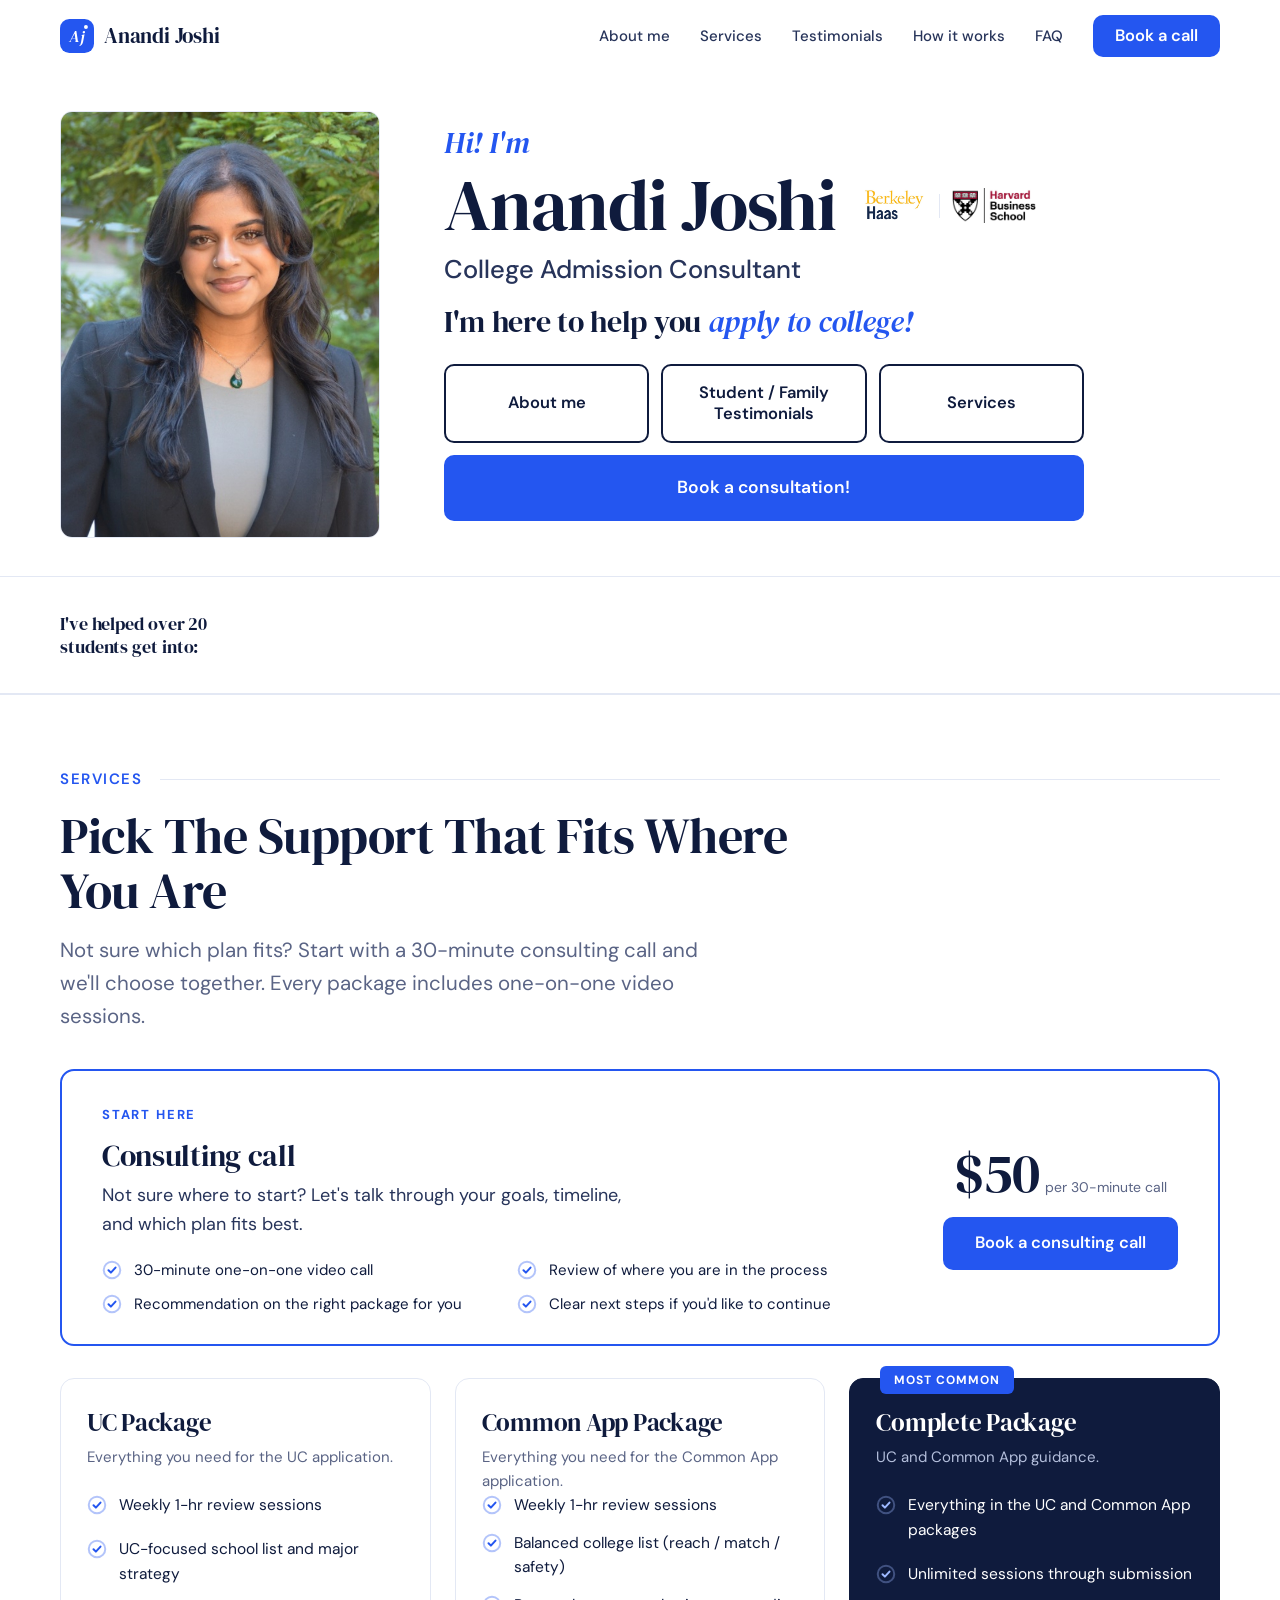
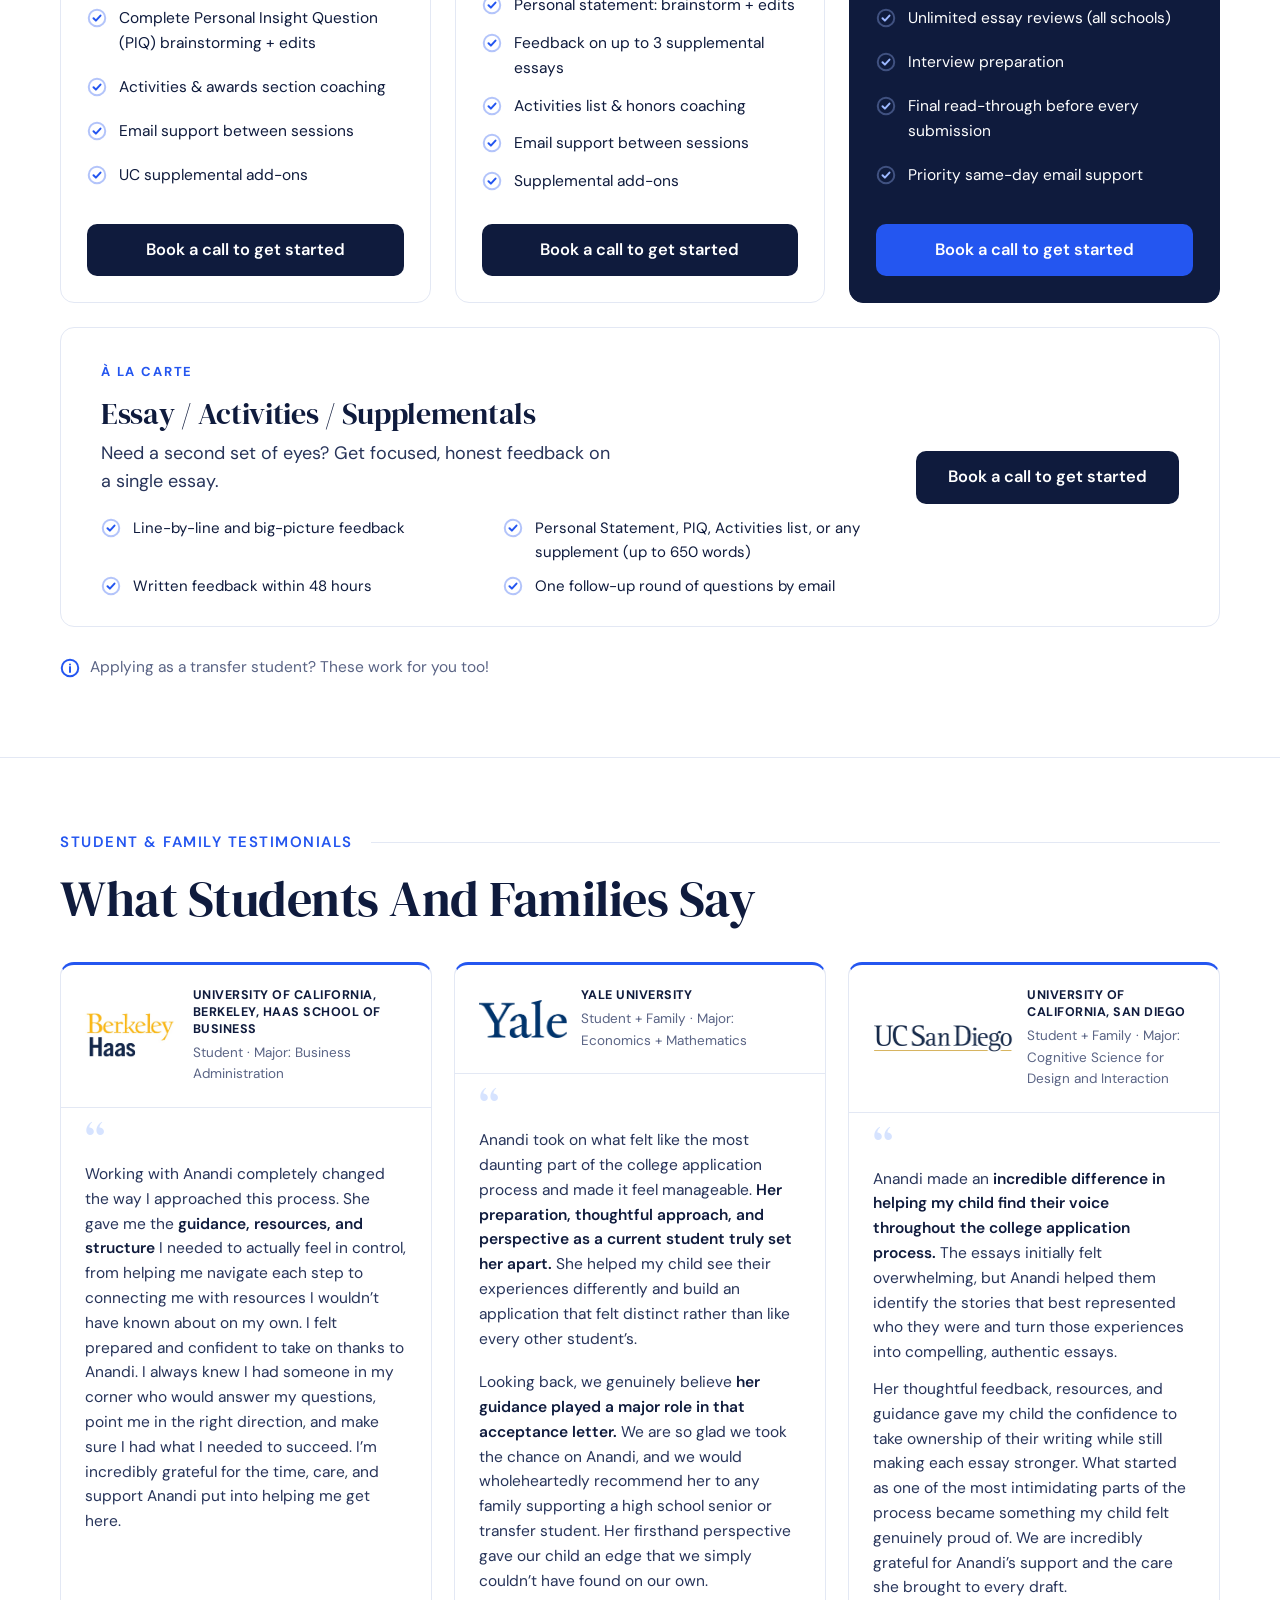
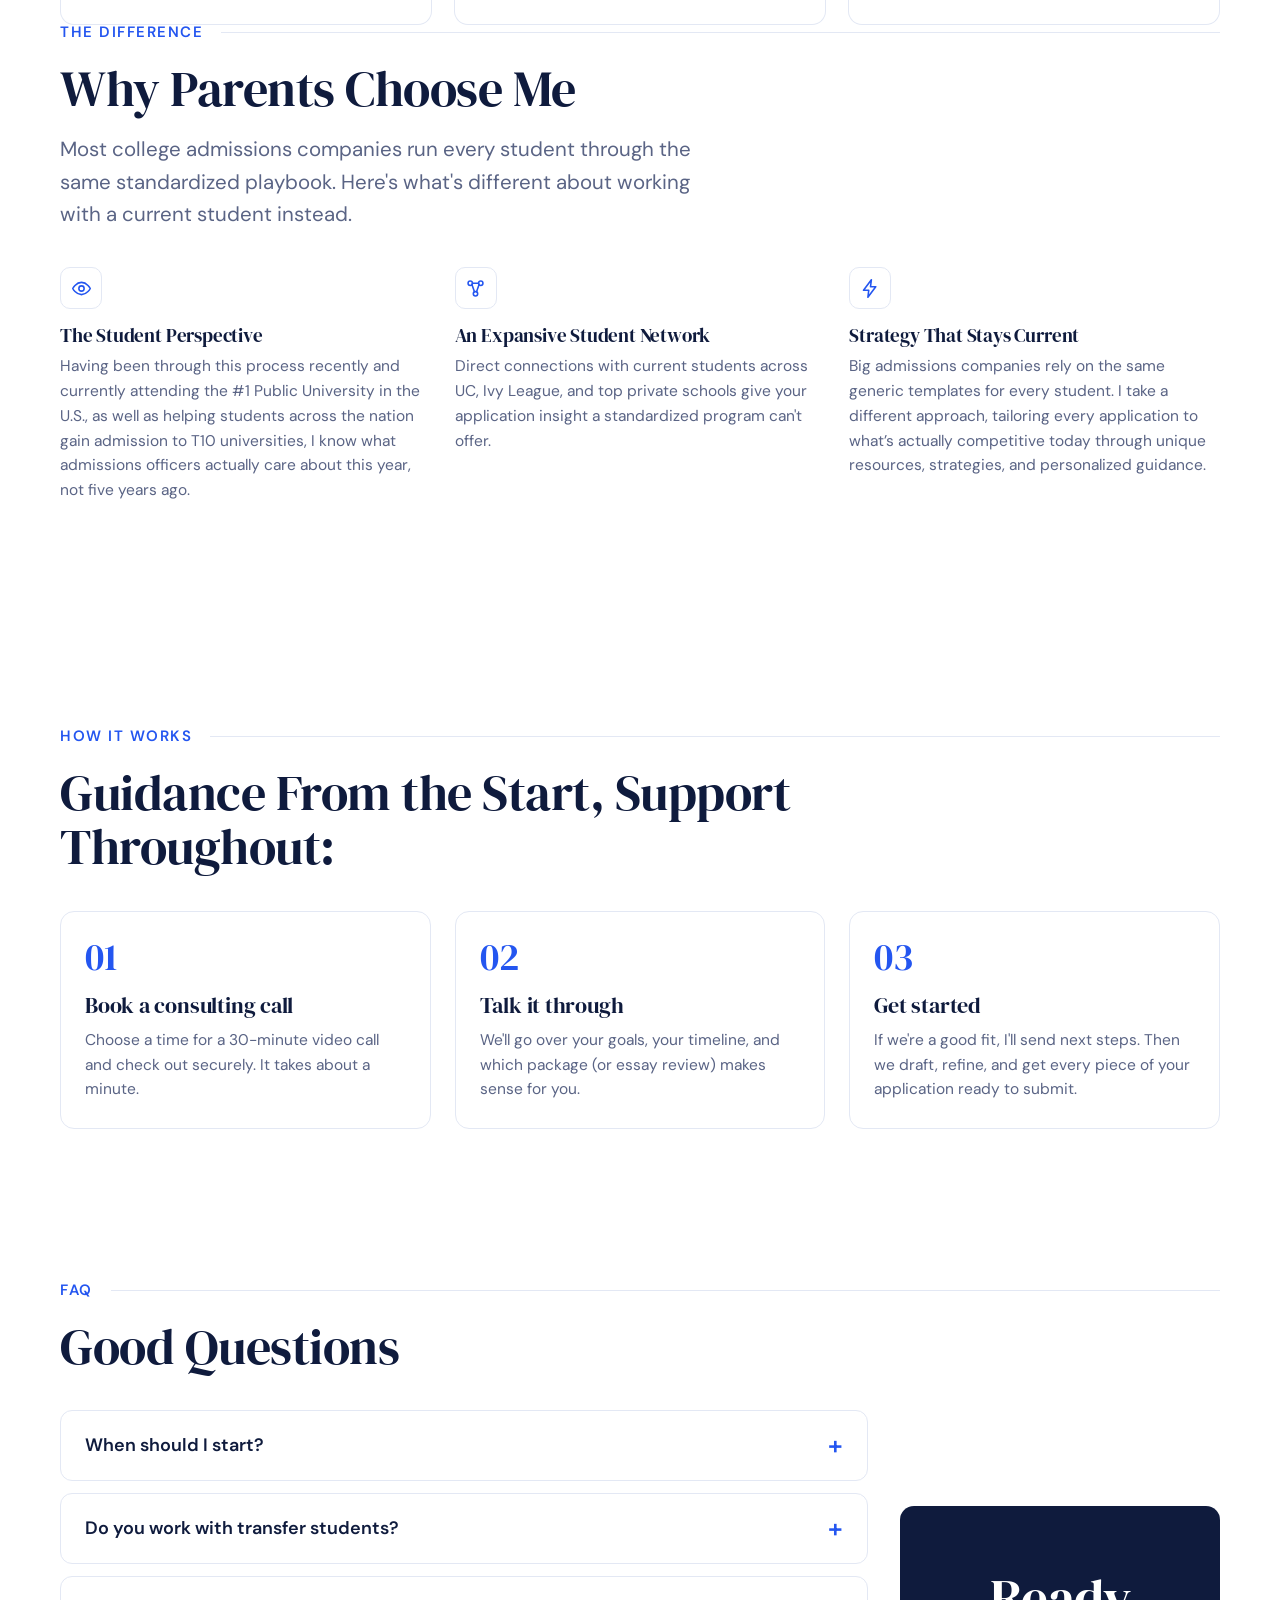
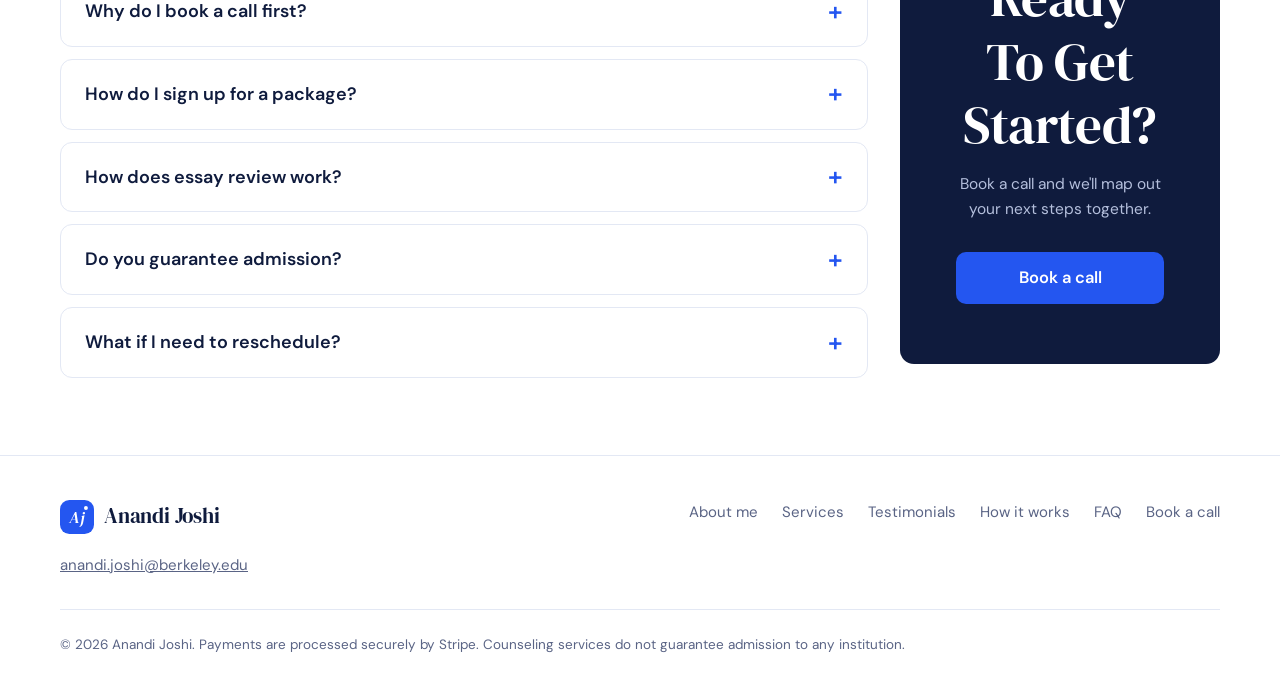
<file: index.html>
<!DOCTYPE html>
<html lang="en">
<head>
  <meta charset="utf-8">
  <meta name="viewport" content="width=device-width, initial-scale=1">
  <title>Anandi Joshi — College Admission Consultant</title>
  <meta name="description" content="One-on-one college admission consulting for high school seniors and transfer students: school lists, essays, activities, and strategy.">
  <link rel="icon" href="data:image/svg+xml,%3Csvg xmlns='http://www.w3.org/2000/svg' viewBox='0 0 32 32'%3E%3Crect width='32' height='32' rx='9' fill='%232456f0'/%3E%3Ctext x='16' y='21.500' font-family='Arial' font-weight='700' font-size='14' text-anchor='middle' fill='white'%3EAJ%3C/text%3E%3C/svg%3E">
  <link rel="preconnect" href="https://fonts.googleapis.com">
  <link rel="preconnect" href="https://fonts.gstatic.com" crossorigin>
  <link href="https://fonts.googleapis.com/css2?family=DM+Serif+Display:ital@0;1&family=DM+Sans:wght@400;500;600;700&display=swap" rel="stylesheet">
  <link rel="stylesheet" href="css/styles.css">
  <script>document.documentElement.classList.add("js")</script>
</head>
<body>

<header class="nav">
  <div class="container nav-inner">
    <a class="brand" href="index.html" aria-label="Home">
<svg class="brand-mark" viewBox="0 0 40 40" role="img" aria-label="Anandi Joshi logo"><rect width="40" height="40" rx="11" fill="var(--accent)"/><text x="20" y="27.500" font-family="'DM Serif Display', Georgia, serif" font-style="italic" font-size="19" text-anchor="middle" fill="#fff">Aj</text><circle cx="30.500" cy="9.500" r="2.300" fill="#fff"/></svg>
      <span data-site="brand">Anandi Joshi</span>
    </a>
    <button class="nav-toggle" aria-label="Menu" aria-expanded="false">
      <svg viewBox="0 0 24 24" fill="none" stroke="currentColor" stroke-width="2" stroke-linecap="round"><path d="M4 7h16M4 12h16M4 17h16"/></svg>
    </button>
    <nav class="nav-links">
      <a href="about.html">About me</a>
      <a href="#services">Services</a>
      <a href="testimonials.html">Testimonials</a>
      <a href="#how">How it works</a>
      <a href="#faq">FAQ</a>
      <a class="btn btn-primary" href="book.html">Book a call</a>
    </nav>
  </div>
</header>

<main>
  <!-- Hero: photo left, text + buttons right -->
  <section class="hero">
    <div class="container hero-grid">
      <div class="portrait-wrap reveal">
        <div class="portrait">
          <img src="images/anandi.jpg" alt="Anandi Joshi" width="1104" height="1481" onerror="this.remove()">
        </div>
      </div>

      <div class="hero-copy">
        <span class="hi">Hi! I'm</span>
        <div class="name-row">
          <h1>Anandi Joshi</h1>
          <div class="edu-logos">
            <img src="images/logos/berkeley-haas.jpg" alt="UC Berkeley, Haas School of Business" width="450" height="250">
            <span class="edu-divider" aria-hidden="true"></span>
            <img src="images/logos/harvard-business-school.jpg" alt="Harvard Business School" width="800" height="334">
          </div>
        </div>
        <p class="role">College Admission Consultant</p>
        <p class="tagline">I'm here to help you <em>apply to college!</em></p>
        <div class="btn-grid">
          <a class="btn btn-ghost" href="about.html">About me</a>
          <a class="btn btn-ghost" href="testimonials.html">Student / Family Testimonials</a>
          <a class="btn btn-ghost" href="#services">Services</a>
          <a class="btn btn-primary wide" href="book.html">Book a consultation!</a>
        </div>
      </div>
    </div>
  </section>

  <div class="strip">
    <div class="container">
      <p class="strip-label">I've helped over 20 students get into:</p>
      <video class="strip-video" autoplay muted loop playsinline preload="auto" aria-label="Logos of schools my students have been admitted to">
        <source src="media/school-carousel.mp4" type="video/mp4">
      </video>
    </div>
  </div>

  <!-- Services (content comes from data/services.js; edit it with admin.html) -->
  <section class="section soft" id="services">
    <div class="container">
      <div class="section-head">
        <span class="eyebrow">Services</span>
        <h2>Pick The Support That Fits Where You Are</h2>
        <p>Not sure which plan fits? Start with a 30-minute consulting call and we'll choose together. Every package includes one-on-one video sessions.</p>
      </div>
      <div data-render="consult"></div>
      <div class="plans" data-render="packages" style="margin-top:32px"></div>
      <div data-render="essay"></div>
      <p class="services-note">
        <svg viewBox="0 0 20 20" fill="none" stroke="currentColor" stroke-width="2" stroke-linecap="round" stroke-linejoin="round"><circle cx="10" cy="10" r="8.250"/><path d="M10 9v5M10 6.500v.01"/></svg>
        Applying as a transfer student? These work for you too!
      </p>
    </div>
  </section>

  <!-- Testimonials -->
  <section class="section soft" id="testimonials">
    <div class="container">
      <div class="section-head">
        <span class="eyebrow">Student &amp; family testimonials</span>
        <h2>What Students And Families Say</h2>
      </div>
      <div class="tgrid" data-render="testimonials-full"></div>

      <div class="section-head">
        <span class="eyebrow">The difference</span>
        <h2>Why Parents Choose Me</h2>
        <p>Most college admissions companies run every student through the same standardized playbook. Here's what's different about working with a current student instead.</p>
      </div>
      <div class="diff-grid">
        <div class="diff-card reveal">
          <div class="diff-icon"><svg viewBox="0 0 24 24" fill="none" stroke="currentColor" stroke-width="1.800" stroke-linecap="round" stroke-linejoin="round"><path d="M2 12s3.500-7 10-7 10 7 10 7-3.500 7-10 7-10-7-10-7z"/><circle cx="12" cy="12" r="3"/></svg></div>
          <h3>The Student Perspective</h3>
          <p>Having been through this process recently and currently attending the #1 Public University in the U.S., as well as helping students across the nation gain admission to T10 universities, I know what admissions officers actually care about this year, not five years ago.</p>
        </div>
        <div class="diff-card reveal">
          <div class="diff-icon"><svg viewBox="0 0 24 24" fill="none" stroke="currentColor" stroke-width="1.800" stroke-linecap="round" stroke-linejoin="round"><circle cx="6" cy="6" r="2.500"/><circle cx="18" cy="6" r="2.500"/><circle cx="12" cy="18" r="2.500"/><path d="m7.900 7.500 3 8.500m5.200-8.500-3 8.500M8.500 6h7"/></svg></div>
          <h3>An Expansive Student Network</h3>
          <p>Direct connections with current students across UC, Ivy League, and top private schools give your application insight a standardized program can't offer.</p>
        </div>
        <div class="diff-card reveal">
          <div class="diff-icon"><svg viewBox="0 0 24 24" fill="none" stroke="currentColor" stroke-width="1.800" stroke-linecap="round" stroke-linejoin="round"><path d="M13 2 4 14h6l-1 8 9-12h-6z"/></svg></div>
          <h3>Strategy That Stays Current</h3>
          <p>Big admissions companies rely on the same generic templates for every student. I take a different approach, tailoring every application to what’s actually competitive today through unique resources, strategies, and personalized guidance. </p>
        </div>
      </div>
    </div>
  </section>

  <!-- How it works -->
  <section class="section" id="how">
    <div class="container">
      <div class="section-head">
        <span class="eyebrow">How it works</span>
        <h2>Guidance From the Start, Support Throughout:</h2>
      </div>
      <div class="steps">
        <div class="step reveal"><h3>Book a consulting call</h3><p>Choose a time for a 30-minute video call and check out securely. It takes about a minute.</p></div>
        <div class="step reveal"><h3>Talk it through</h3><p>We'll go over your goals, your timeline, and which package (or essay review) makes sense for you.</p></div>
        <div class="step reveal"><h3>Get started</h3><p>If we're a good fit, I'll send next steps. Then we draft, refine, and get every piece of your application ready to submit.</p></div>
      </div>
    </div>
  </section>

  <!-- FAQ, with the booking CTA alongside it instead of in a separate band below -->
  <section class="section" id="faq">
    <div class="container">
      <div class="section-head">
        <span class="eyebrow">FAQ</span>
        <h2>Good Questions</h2>
      </div>
      <div class="faq-layout">
        <div class="faq">
          <details><summary>When should I start?</summary><p>The earlier the better. Many students begin the summer before senior year, but I work with students at every stage, including the last few weeks before a deadline.</p></details>
          <details><summary>Do you work with transfer students?</summary><p>Yes. I transferred to Berkeley from community college myself, so I can help with transfer applications as well as freshman applications.</p></details>
          <details><summary>Why do I book a call first?</summary><p>So we can talk through your goals, see if we’re a good fit, and determine whether my resources and approach would be helpful for you.</p></details>
          <details><summary>How do I sign up for a package?</summary><p>After our call, if we determine it's a good fit to work together, I'll send you a secure payment invoice.</p></details>
          <details><summary>How does essay review work?</summary><p>Each week, we’ll have a 1-hour 1-on-1 video call to discuss your application, brainstorm ideas, and work through revisions together. Once you submit your revisions, I’ll provide detailed written feedback within 48 hours. Each week includes one revision round to keep the process focused and intentional.</p></details>
          <details><summary>Do you guarantee admission?</summary><p>No. Nobody honestly can. What I can promise is a clear strategy, honest feedback, and an application that represents you well.</p></details>
          <details><summary>What if I need to reschedule?</summary><p>Life happens. You can reschedule from your calendar invite. Please give at least 24 hours' notice when you can.</p></details>
        </div>
        <div class="cta faq-cta reveal">
          <h2>Ready To Get Started?</h2>
          <p>Book a call and we'll map out your next steps together.</p>
          <a class="btn btn-primary" href="book.html">Book a call</a>
        </div>
      </div>
    </div>
  </section>
</main>

<footer class="footer">
  <div class="container">
    <div class="footer-inner">
      <div>
        <a class="brand" href="index.html"><svg class="brand-mark" viewBox="0 0 40 40" role="img" aria-label="Anandi Joshi logo"><rect width="40" height="40" rx="11" fill="var(--accent)"/><text x="20" y="27.500" font-family="'DM Serif Display', Georgia, serif" font-style="italic" font-size="19" text-anchor="middle" fill="#fff">Aj</text><circle cx="30.500" cy="9.500" r="2.300" fill="#fff"/></svg><span data-site="brand">Anandi Joshi</span></a>
        <p style="margin-top:10px;color:var(--muted);font-size:15px"><a data-site-href="email" data-site="email" href="#">hello@example.com</a></p>
      </div>
      <nav>
        <a href="about.html">About me</a><a href="index.html#services">Services</a><a href="testimonials.html">Testimonials</a><a href="index.html#how">How it works</a><a href="index.html#faq">FAQ</a><a href="book.html">Book a call</a>
      </nav>
    </div>
    <p class="fine">© <span data-site="year">2026</span> <span data-site="brand">Anandi Joshi</span>. Payments are processed securely by Stripe. Counseling services do not guarantee admission to any institution.</p>
  </div>
</footer>

<div class="toast" id="toast" role="status" aria-live="polite"></div>
<script src="js/config.js"></script>
<script src="data/services.js"></script>
<script src="data/testimonials.js"></script>
<script src="js/render.js"></script>
<script src="js/main.js"></script>
</body>
</html>
</file>
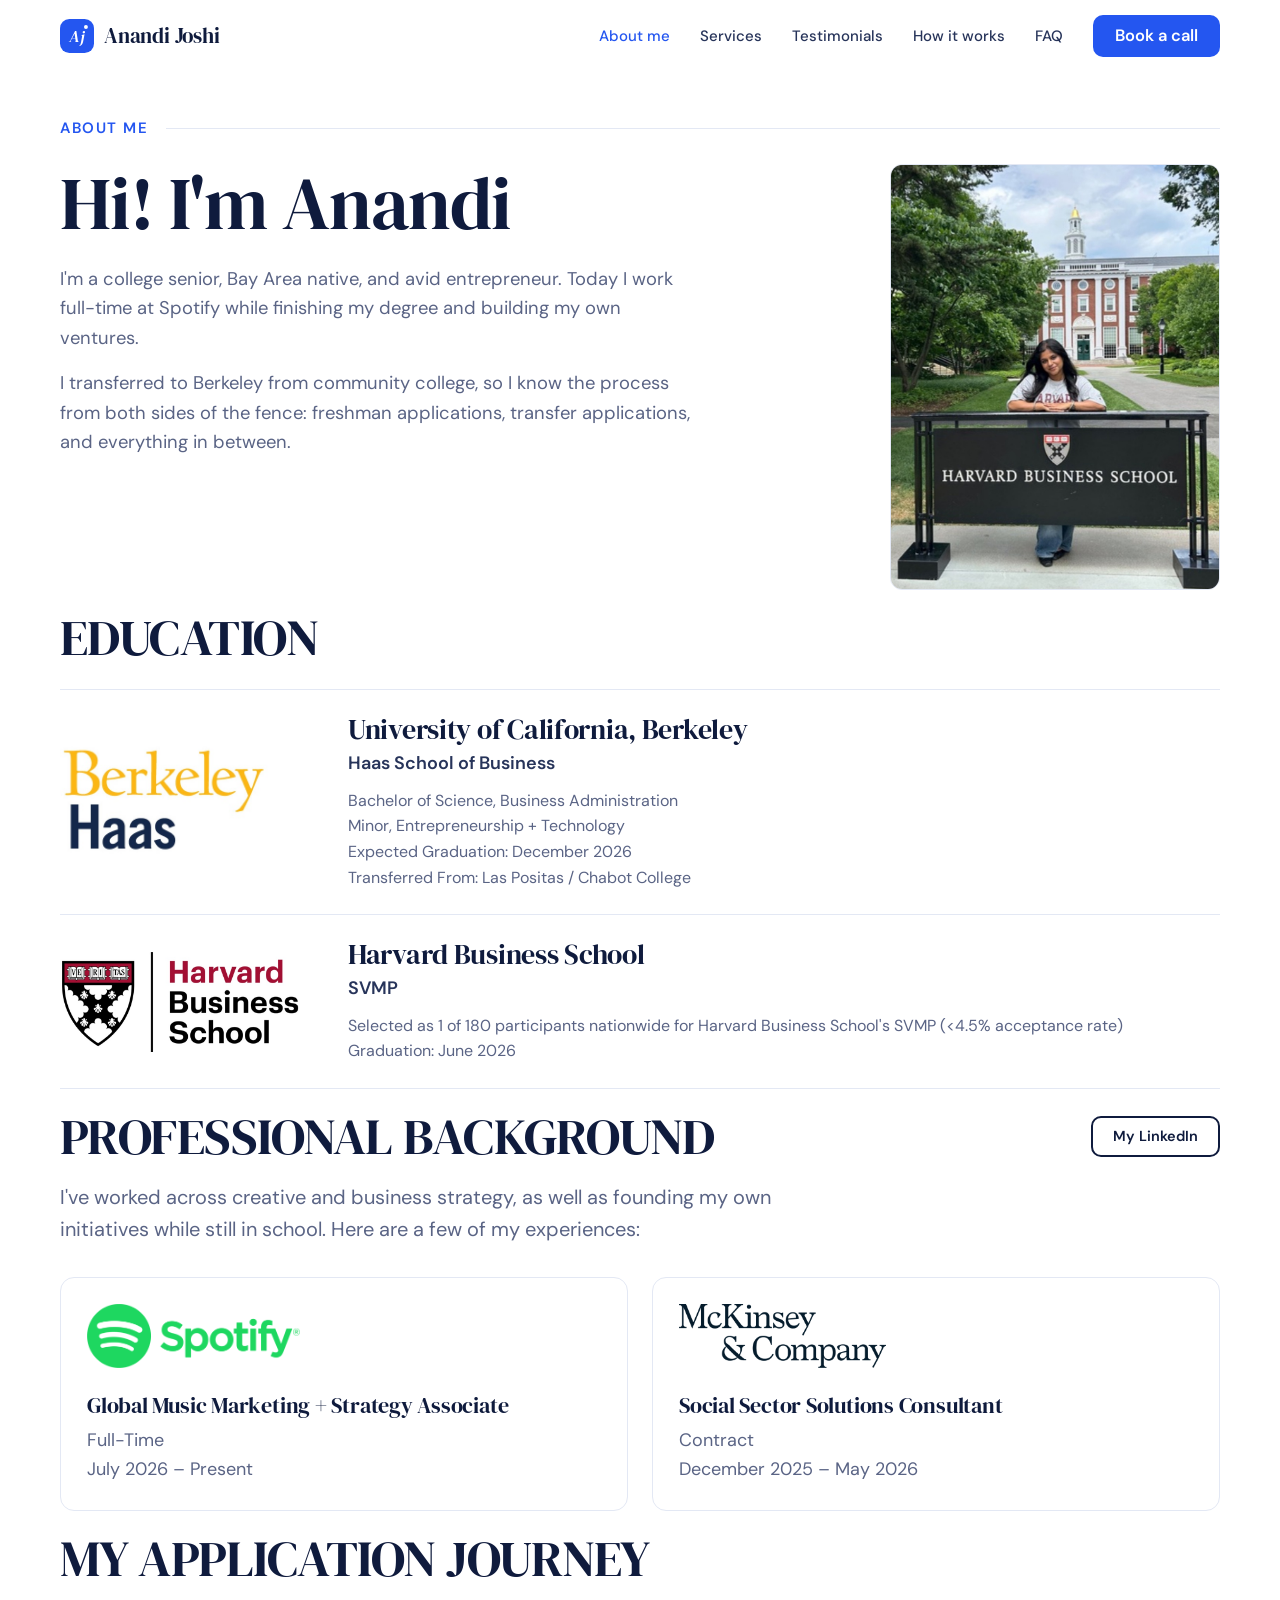
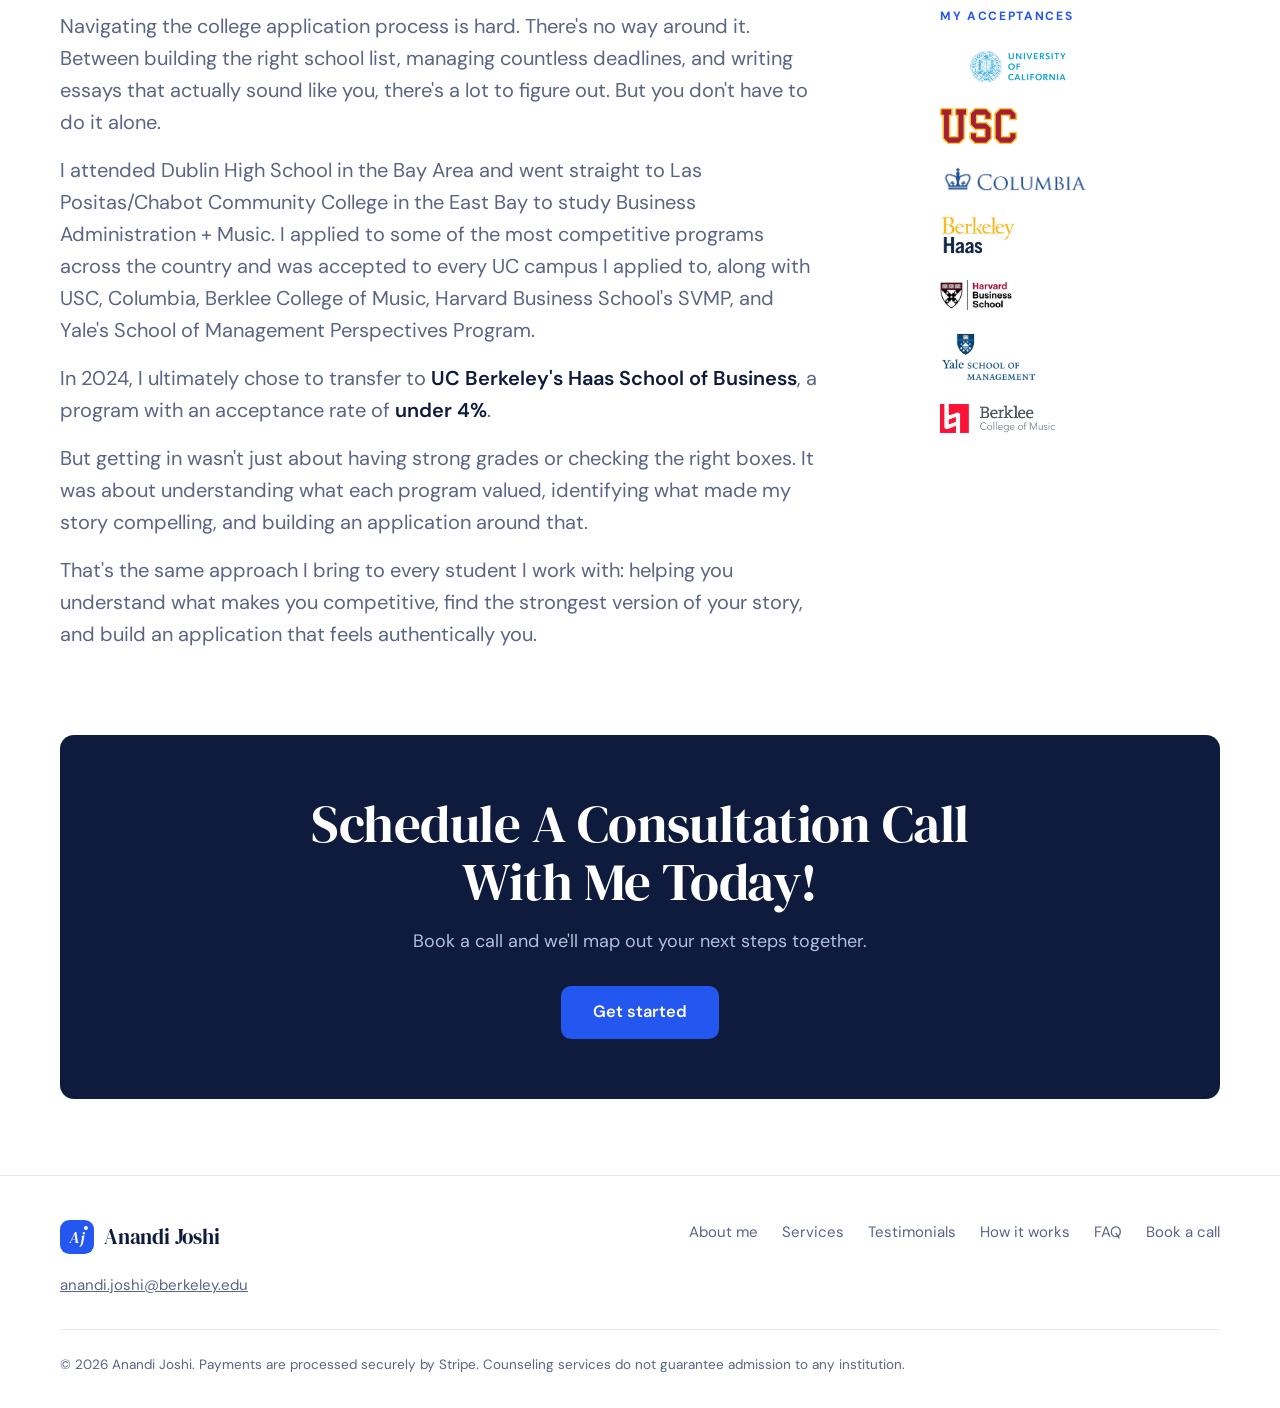
<file: about.html>
<!DOCTYPE html>
<html lang="en">
<head>
  <meta charset="utf-8">
  <meta name="viewport" content="width=device-width, initial-scale=1">
  <title>About me — Anandi Joshi</title>
  <meta name="description" content="Anandi Joshi: Berkeley Haas student, Harvard Business School SVMP participant, and college admission consultant.">
  <link rel="icon" href="data:image/svg+xml,%3Csvg xmlns='http://www.w3.org/2000/svg' viewBox='0 0 32 32'%3E%3Crect width='32' height='32' rx='9' fill='%232456f0'/%3E%3Ctext x='16' y='21.500' font-family='Arial' font-weight='700' font-size='14' text-anchor='middle' fill='white'%3EAJ%3C/text%3E%3C/svg%3E">
  <link rel="preconnect" href="https://fonts.googleapis.com">
  <link rel="preconnect" href="https://fonts.gstatic.com" crossorigin>
  <link href="https://fonts.googleapis.com/css2?family=DM+Serif+Display:ital@0;1&family=DM+Sans:wght@400;500;600;700&display=swap" rel="stylesheet">
  <link rel="stylesheet" href="css/styles.css">
  <script>document.documentElement.classList.add("js")</script>
</head>
<body>

<header class="nav">
  <div class="container nav-inner">
    <a class="brand" href="index.html" aria-label="Home">
<svg class="brand-mark" viewBox="0 0 40 40" role="img" aria-label="Anandi Joshi logo"><rect width="40" height="40" rx="11" fill="var(--accent)"/><text x="20" y="27.500" font-family="'DM Serif Display', Georgia, serif" font-style="italic" font-size="19" text-anchor="middle" fill="#fff">Aj</text><circle cx="30.500" cy="9.500" r="2.300" fill="#fff"/></svg>
      <span data-site="brand">Anandi Joshi</span>
    </a>
    <button class="nav-toggle" aria-label="Menu" aria-expanded="false">
      <svg viewBox="0 0 24 24" fill="none" stroke="currentColor" stroke-width="2" stroke-linecap="round"><path d="M4 7h16M4 12h16M4 17h16"/></svg>
    </button>
    <nav class="nav-links">
      <a href="about.html" aria-current="page">About me</a>
      <a href="index.html#services">Services</a>
      <a href="testimonials.html">Testimonials</a>
      <a href="index.html#how">How it works</a>
      <a href="index.html#faq">FAQ</a>
      <a class="btn btn-primary" href="book.html">Book a call</a>
    </nav>
  </div>
</header>

<main>
  <div class="container" style="padding-top:clamp(28px,4vw,48px)">
    <span class="eyebrow">About me</span>

    <!-- Intro: bio left, photo right -->
    <div class="about-top">
      <div class="reveal">
        <h1>Hi! I'm Anandi</h1>
        <p>I'm a college senior, Bay Area native, and avid entrepreneur. Today I work full-time at Spotify while finishing my degree and building my own ventures.</p>
        <p>I transferred to Berkeley from community college, so I know the process from both sides of the fence: freshman applications, transfer applications, and everything in between.</p>
      </div>
      <figure class="about-photo reveal">
        <img src="images/harvard.jpg" alt="Anandi at Harvard Business School" width="930" height="1200">
      </figure>
    </div>

    <!-- Education -->
    <div class="big-h"><h2>Education</h2></div>
    <div class="edu">
      <div class="edu-row reveal">
        <img src="images/logos/berkeley-haas.jpg" alt="Berkeley Haas logo" width="450" height="250">
        <div>
          <h3>University of California, Berkeley</h3>
          <div class="sub">Haas School of Business</div>
          <div class="meta">Bachelor of Science, Business Administration<br>Minor, Entrepreneurship + Technology<br>Expected Graduation: December 2026<br>Transferred From: Las Positas / Chabot College</div>
        </div>
      </div>
      <div class="edu-row reveal">
        <img src="images/logos/harvard-business-school.jpg" alt="Harvard Business School logo" width="800" height="334">
        <div>
          <h3>Harvard Business School</h3>
          <div class="sub">SVMP</div>
          <div class="meta">Selected as 1 of 180 participants nationwide for Harvard Business School's SVMP (&lt;4.5% acceptance rate)<br>Graduation: June 2026</div>
        </div>
      </div>
    </div>

    <!-- Professional background -->
    <div class="big-h">
      <h2>Professional Background</h2>
      <a class="btn btn-ghost btn-sm" data-site-href="linkedin" href="#" target="_blank" rel="noopener">My LinkedIn</a>
    </div>
    <p class="big-sub">I've worked across creative and business strategy, as well as founding my own initiatives while still in school. Here are a few of my experiences:</p>
    <div class="exp">
      <div class="exp-card reveal">
        <img src="images/logos/spotify.webp" alt="Spotify logo" width="960" height="289">
        <h3>Global Music Marketing + Strategy Associate</h3>
        <div class="meta">Full-Time<br>July 2026 – Present</div>
      </div>
      <div class="exp-card reveal">
        <img src="images/logos/mckinsey.webp" alt="McKinsey &amp; Company logo" width="1280" height="396">
        <h3>Social Sector Solutions Consultant</h3>
        <div class="meta">Contract<br>December 2025 – May 2026</div>
      </div>
    </div>

    <!-- My application journey -->
    <div class="big-h"><h2>My Application Journey</h2></div>
    <div class="journey-layout">
      <div class="journey-body">
        <p>Navigating the college application process is hard. There's no way around it. Between building the right school list, managing countless deadlines, and writing essays that actually sound like you, there's a lot to figure out. But you don't have to do it alone.</p>
        <p>I attended Dublin High School in the Bay Area and went straight to Las Positas/Chabot Community College in the East Bay to study Business Administration + Music. I applied to some of the most competitive programs across the country and was accepted to every UC campus I applied to, along with USC, Columbia, Berklee College of Music, Harvard Business School's SVMP, and Yale's School of Management Perspectives Program.</p>
        <p>In 2024, I ultimately chose to transfer to <strong>UC Berkeley's Haas School of Business</strong>, a program with an acceptance rate of <strong>under 4%</strong>.</p>
        <p>But getting in wasn't just about having strong grades or checking the right boxes. It was about understanding what each program valued, identifying what made my story compelling, and building an application around that.</p>
        <p>That's the same approach I bring to every student I work with: helping you understand what makes you competitive, find the strongest version of your story, and build an application that feels authentically you.</p>
      </div>
      <aside class="accept-aside reveal">
        <div class="accept-label">My Acceptances</div>
        <div class="accept-logos accept-logos--stack">
          <img src="images/logos/university-of-california.png" alt="University of California" style="height:40px">
          <img src="images/logos/usc.png" alt="USC" style="height:36px">
          <img src="images/logos/columbia.png" alt="Columbia University" style="height:26px">
          <img src="images/logos/berkeley-haas.jpg" alt="UC Berkeley, Haas School of Business" style="height:44px">
          <img src="images/logos/harvard-business-school.jpg" alt="Harvard Business School" style="height:30px">
          <img src="images/logos/yale-som.jpg" alt="Yale School of Management" style="height:50px">
          <img src="images/logos/berklee.gif" alt="Berklee College of Music" style="height:30px">
        </div>
      </aside>
    </div>
  </div>

  <!-- CTA -->
  <section class="section">
    <div class="container">
      <div class="cta reveal">
        <h2>Schedule A Consultation Call With Me Today!</h2>
        <p>Book a call and we'll map out your next steps together.</p>
        <a class="btn btn-primary" href="book.html">Get started</a>
      </div>
    </div>
  </section>
</main>

<footer class="footer">
  <div class="container">
    <div class="footer-inner">
      <div>
        <a class="brand" href="index.html"><svg class="brand-mark" viewBox="0 0 40 40" role="img" aria-label="Anandi Joshi logo"><rect width="40" height="40" rx="11" fill="var(--accent)"/><text x="20" y="27.500" font-family="'DM Serif Display', Georgia, serif" font-style="italic" font-size="19" text-anchor="middle" fill="#fff">Aj</text><circle cx="30.500" cy="9.500" r="2.300" fill="#fff"/></svg><span data-site="brand">Anandi Joshi</span></a>
        <p style="margin-top:10px;color:var(--muted);font-size:15px"><a data-site-href="email" data-site="email" href="#">hello@example.com</a></p>
      </div>
      <nav>
        <a href="about.html">About me</a><a href="index.html#services">Services</a><a href="testimonials.html">Testimonials</a><a href="index.html#how">How it works</a><a href="index.html#faq">FAQ</a><a href="book.html">Book a call</a>
      </nav>
    </div>
    <p class="fine">© <span data-site="year">2026</span> <span data-site="brand">Anandi Joshi</span>. Payments are processed securely by Stripe. Counseling services do not guarantee admission to any institution.</p>
  </div>
</footer>

<div class="toast" id="toast" role="status" aria-live="polite"></div>
<script src="js/config.js"></script>
<script src="data/services.js"></script>
<script src="data/testimonials.js"></script>
<script src="js/render.js"></script>
<script src="js/main.js"></script>
</body>
</html>
</file>
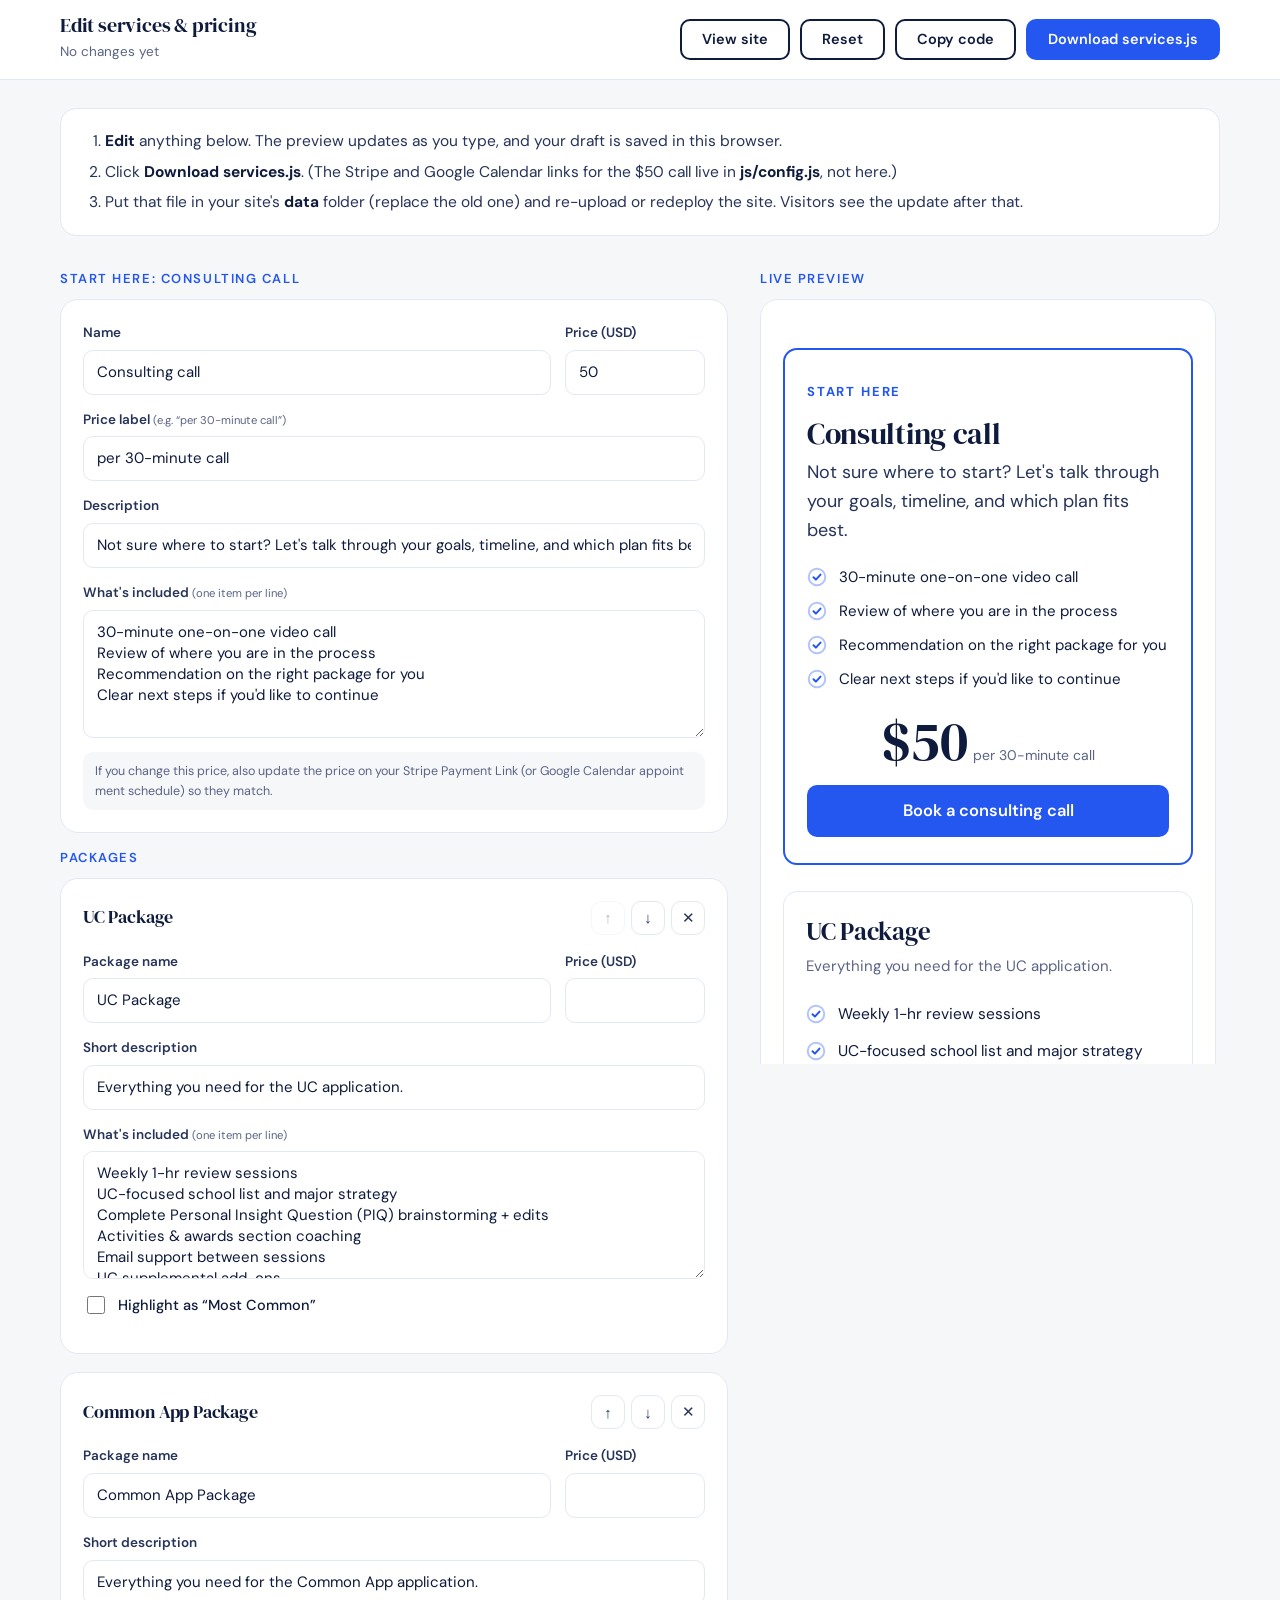
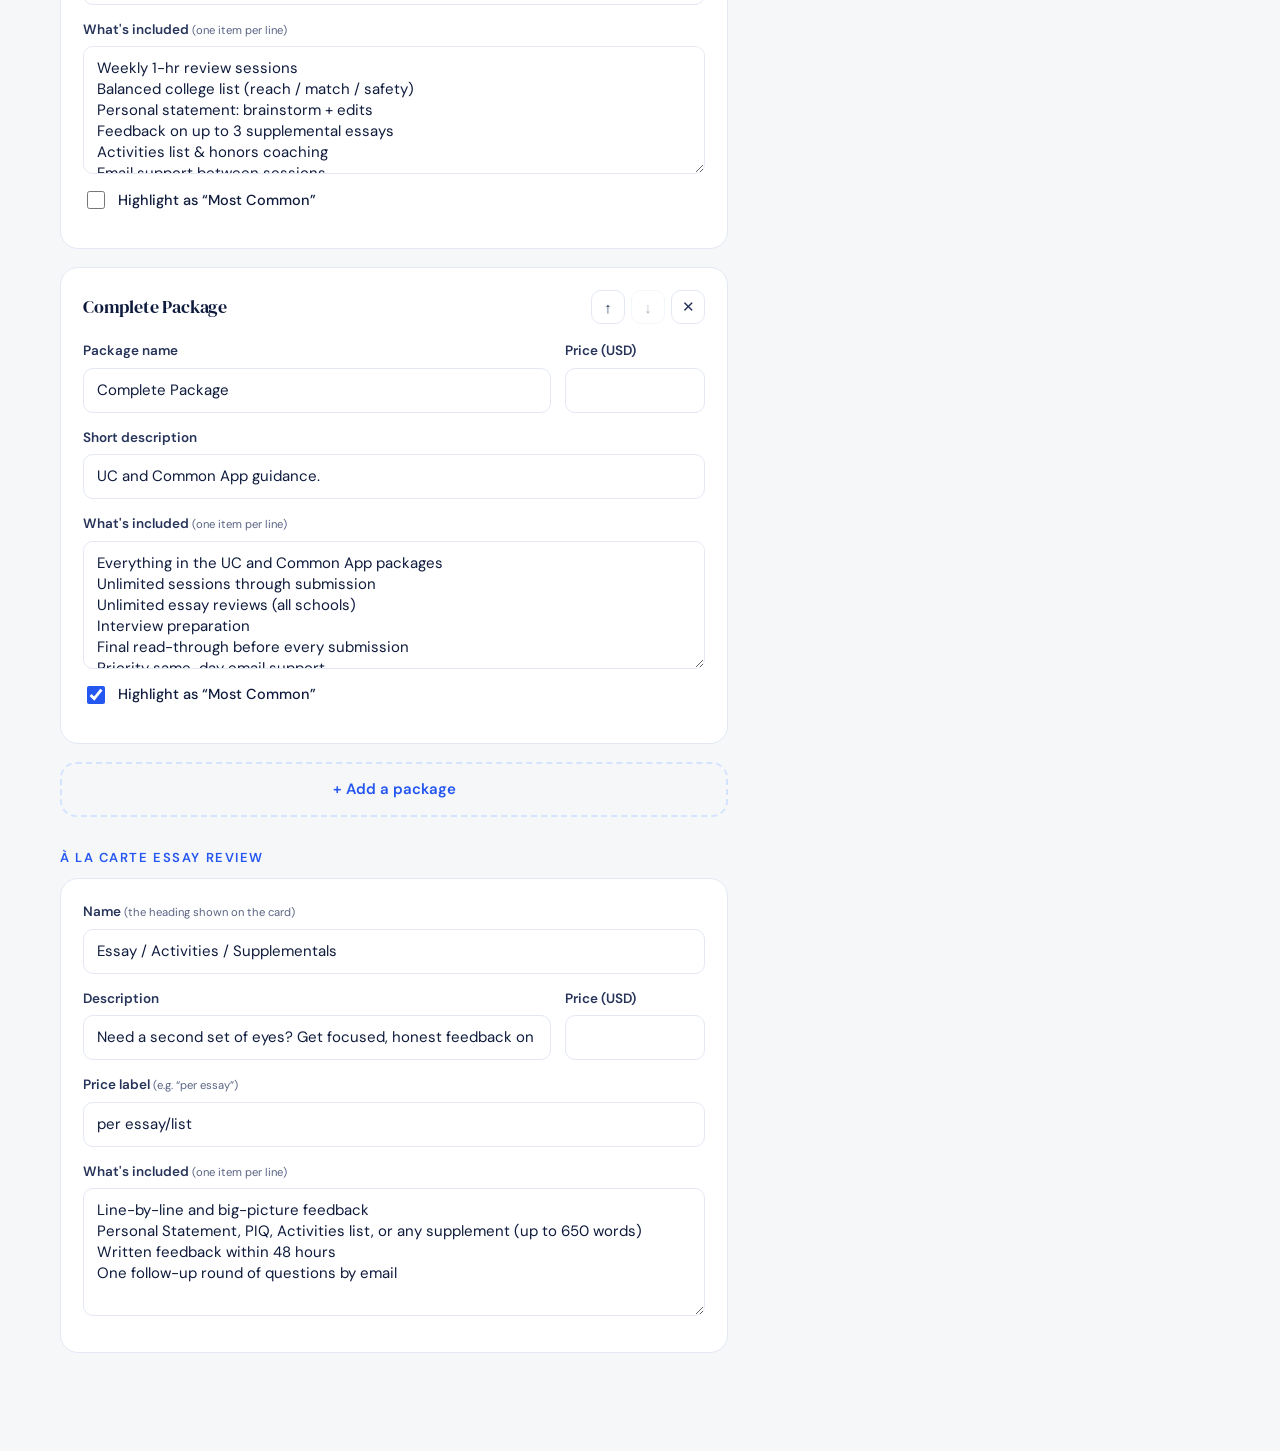
<file: admin.html>
<!DOCTYPE html>
<html lang="en">
<head>
  <meta charset="utf-8">
  <meta name="viewport" content="width=device-width, initial-scale=1">
  <meta name="robots" content="noindex, nofollow">
  <title>Edit services — Anandi Joshi</title>
  <link rel="icon" href="data:image/svg+xml,%3Csvg xmlns='http://www.w3.org/2000/svg' viewBox='0 0 32 32'%3E%3Crect width='32' height='32' rx='9' fill='%232456f0'/%3E%3Ctext x='16' y='21.500' font-family='Arial' font-weight='700' font-size='14' text-anchor='middle' fill='white'%3EAJ%3C/text%3E%3C/svg%3E">
  <link rel="preconnect" href="https://fonts.googleapis.com">
  <link rel="preconnect" href="https://fonts.gstatic.com" crossorigin>
  <link href="https://fonts.googleapis.com/css2?family=DM+Serif+Display:ital@0;1&family=DM+Sans:wght@400;500;600;700&display=swap" rel="stylesheet">
  <link rel="stylesheet" href="css/styles.css">
  <style>
    body { background: var(--soft); }
    .bar { position: sticky; top: 0; z-index: 40; background: #fff; border-bottom: 1px solid var(--line); }
    .bar-inner { display: flex; align-items: center; justify-content: space-between; gap: 16px; flex-wrap: wrap; padding: 14px 0; }
    .bar h1 { font-size: 1.25rem; }
    .bar-actions { display: flex; gap: 10px; align-items: center; flex-wrap: wrap; }
    .status { font-size: 13.5px; color: var(--muted); }
    .status.dirty { color: var(--accent-dark); font-weight: 600; }
    .how { margin: 28px 0 8px; background: #fff; border: 1px solid var(--line); border-radius: 16px; padding: 20px 24px; }
    .how ol { display: grid; gap: 6px; padding-left: 20px; list-style: decimal; color: var(--ink-2); font-size: 15.5px; }
    .how b { color: var(--ink); }
    .layout { display: grid; grid-template-columns: minmax(0, 1fr) minmax(0, 460px); gap: 32px; align-items: start; padding: 20px 0 80px; }
    .col-h { font: 600 13px/1 var(--body); letter-spacing: .12em; text-transform: uppercase; color: var(--accent); margin: 8px 0 14px; }
    .card { background: #fff; border: 1px solid var(--line); border-radius: 18px; padding: 22px; margin-bottom: 18px; }
    .card-top { display: flex; align-items: center; justify-content: space-between; gap: 10px; margin-bottom: 16px; }
    .card-top h2 { font-size: 1.15rem; }
    .icon-btns { display: flex; gap: 6px; }
    .ib { border: 1px solid var(--line); background: #fff; border-radius: 10px; width: 34px; height: 34px; cursor: pointer; font-size: 15px; color: var(--ink-2); }
    .ib:hover:not(:disabled) { background: var(--tint); border-color: var(--accent); color: var(--accent); }
    .ib:disabled { opacity: .35; cursor: default; }
    .ib.danger:hover:not(:disabled) { background: #fdecec; border-color: #d13b3b; color: #d13b3b; }
    .grid2 { display: grid; grid-template-columns: 1fr 140px; gap: 14px; }
    label.f { display: block; margin-bottom: 14px; font-size: 13.5px; font-weight: 600; color: var(--ink-2); }
    label.f small { font-weight: 400; color: var(--muted); }
    label.f input[type=text], label.f input[type=number], label.f input[type=url], label.f textarea {
      display: block; width: 100%; margin-top: 6px; padding: 11px 13px; font: 400 15px/1.4 var(--body); color: var(--ink);
      border: 1px solid var(--line); border-radius: 10px; background: #fff;
    }
    label.f textarea { min-height: 128px; resize: vertical; }
    label.f input:focus, label.f textarea:focus { outline: 2px solid var(--accent); border-color: var(--accent); }
    .chk { display: flex; align-items: center; gap: 10px; font-size: 14.5px; font-weight: 500; margin: 2px 0 14px; cursor: pointer; }
    .chk input { width: 18px; height: 18px; accent-color: var(--accent); }
    .hint { font-size: 12.5px; color: var(--muted); background: var(--soft); border-radius: 10px; padding: 9px 12px; word-break: break-all; }
    .hint code { font-size: 12.5px; color: var(--ink); }
    .add { width: 100%; border: 2px dashed var(--tint-2); background: transparent; color: var(--accent); font: 600 15px/1 var(--body); padding: 18px; border-radius: 16px; cursor: pointer; margin-bottom: 26px; }
    .add:hover { background: var(--tint); }
    .preview-col { position: sticky; top: 84px; max-height: calc(100vh - 100px); overflow: auto; padding-right: 4px; }
    .preview { background: #fff; border: 1px solid var(--line); border-radius: 18px; padding: 22px; }
    .preview .plans { grid-template-columns: 1fr; gap: 26px; }
    .preview .plan { padding: 26px 22px 22px; }
    .preview .plan:hover { transform: none; box-shadow: none; }
    .preview .carte { grid-template-columns: 1fr; gap: 22px; margin-top: 26px; padding: 26px 22px; }
    .preview .carte .feat { grid-template-columns: 1fr; }
    @media (max-width: 1100px) { .layout { grid-template-columns: 1fr; } .preview-col { position: static; max-height: none; } }
    @media (max-width: 560px) { .grid2 { grid-template-columns: 1fr; } }
  </style>
</head>
<body>

<div class="bar">
  <div class="container bar-inner">
    <div>
      <h1>Edit services &amp; pricing</h1>
      <span class="status" id="status">No changes yet</span>
    </div>
    <div class="bar-actions">
      <a class="btn btn-ghost btn-sm" href="index.html#services">View site</a>
      <button class="btn btn-ghost btn-sm" id="reset" type="button">Reset</button>
      <button class="btn btn-ghost btn-sm" id="copy" type="button">Copy code</button>
      <button class="btn btn-primary btn-sm" id="download" type="button">Download services.js</button>
    </div>
  </div>
</div>

<div class="container">
  <div class="how">
    <ol>
      <li><b>Edit</b> anything below. The preview updates as you type, and your draft is saved in this browser.</li>
      <li>Click <b>Download services.js</b>. (The Stripe and Google Calendar links for the $50 call live in <b>js/config.js</b>, not here.)</li>
      <li>Put that file in your site's <b>data</b> folder (replace the old one) and re-upload or redeploy the site. Visitors see the update after that.</li>
    </ol>
  </div>

  <div class="layout">
    <div>
      <div class="col-h">Start here: consulting call</div>
      <div class="card" id="consult"></div>

      <div class="col-h">Packages</div>
      <div id="packages"></div>
      <button class="add" id="add" type="button">+ Add a package</button>

      <div class="col-h">À la carte essay review</div>
      <div class="card" id="essay"></div>
    </div>

    <div class="preview-col">
      <div class="col-h">Live preview</div>
      <div class="preview">
        <div id="pv-consult"></div>
        <div class="plans" id="pv-plans" style="margin-top:26px"></div>
        <div id="pv-essay"></div>
      </div>
    </div>
  </div>
</div>

<script src="data/services.js"></script>
<script src="js/render.js"></script>
<script>
(function () {
  const R = window.Render;
  const DRAFT_KEY = "aj-services-draft";
  const $ = (s) => document.querySelector(s);
  const clone = (o) => JSON.parse(JSON.stringify(o));
  const store = {
    get() { try { return localStorage.getItem(DRAFT_KEY); } catch (e) { return null; } },
    set(v) { try { localStorage.setItem(DRAFT_KEY, v); } catch (e) {} },
    del() { try { localStorage.removeItem(DRAFT_KEY); } catch (e) {} },
  };

  let state = clone(window.SERVICES);
  const draft = store.get();
  if (draft) {
    try {
      const d = JSON.parse(draft);
      if (d && d.consult && Array.isArray(d.packages) && d.essay) { state = d; setStatus("Draft restored from this browser", true); }
      else store.del();
    } catch (e) {}
  }

  function setStatus(msg, dirty) {
    const el = $("#status");
    el.textContent = msg;
    el.classList.toggle("dirty", !!dirty);
  }

  const slug = (s) => String(s || "").toLowerCase().replace(/[^a-z0-9]+/g, "-").replace(/^-+|-+$/g, "") || "package";
  const uniqueId = (base) => {
    let id = base, n = 2;
    while (state.packages.some((p) => p.id === id)) id = base + "-" + n++;
    return id;
  };

  /* ---------- Editor ---------- */
  const esc = R.esc;
  function packageCard(p, i, n) {
    return `
      <div class="card" data-i="${i}">
        <div class="card-top">
          <h2>${esc(p.name) || "Untitled package"}</h2>
          <div class="icon-btns">
            <button class="ib" data-act="up" title="Move up" ${i === 0 ? "disabled" : ""}>↑</button>
            <button class="ib" data-act="down" title="Move down" ${i === n - 1 ? "disabled" : ""}>↓</button>
            <button class="ib danger" data-act="del" title="Delete package">✕</button>
          </div>
        </div>
        <div class="grid2">
          <label class="f">Package name<input type="text" data-f="name" value="${esc(p.name)}"></label>
          <label class="f">Price (USD)<input type="number" min="0" step="1" data-f="price" value="${esc(p.price)}"></label>
        </div>
        <label class="f">Short description<input type="text" data-f="tagline" value="${esc(p.tagline)}"></label>
        <label class="f">What's included <small>(one item per line)</small><textarea data-f="features">${esc((p.features || []).join("\n"))}</textarea></label>
        <label class="chk"><input type="checkbox" data-f="featured" ${p.featured ? "checked" : ""}> Highlight as “Most Common”</label>
      </div>`;
  }

  function essayForm(e) {
    return `
      <label class="f">Name <small>(the heading shown on the card)</small><input type="text" data-e="name" value="${esc(e.name || "")}" placeholder="Essay Review"></label>
      <div class="grid2">
        <label class="f">Description<input type="text" data-e="tagline" value="${esc(e.tagline)}"></label>
        <label class="f">Price (USD)<input type="number" min="0" step="1" data-e="price" value="${esc(e.price)}"></label>
      </div>
      <label class="f">Price label <small>(e.g. “per essay”)</small><input type="text" data-e="unit" value="${esc(e.unit)}"></label>
      <label class="f">What's included <small>(one item per line)</small><textarea data-e="features">${esc((e.features || []).join("\n"))}</textarea></label>`;
  }

  function consultForm(c) {
    return `
      <div class="grid2">
        <label class="f">Name<input type="text" data-c="name" value="${esc(c.name)}"></label>
        <label class="f">Price (USD)<input type="number" min="0" step="1" data-c="price" value="${esc(c.price)}"></label>
      </div>
      <label class="f">Price label <small>(e.g. “per 30-minute call”)</small><input type="text" data-c="unit" value="${esc(c.unit)}"></label>
      <label class="f">Description<input type="text" data-c="tagline" value="${esc(c.tagline)}"></label>
      <label class="f">What's included <small>(one item per line)</small><textarea data-c="features">${esc((c.features || []).join("\n"))}</textarea></label>
      <div class="hint">If you change this price, also update the price on your Stripe Payment Link (or Google Calendar appointment schedule) so they match.</div>`;
  }

  function renderEditor() {
    const n = state.packages.length;
    $("#packages").innerHTML = state.packages.map((p, i) => packageCard(p, i, n)).join("");
    $("#essay").innerHTML = essayForm(state.essay);
    $("#consult").innerHTML = consultForm(state.consult);
  }

  function renderPreview() {
    $("#pv-plans").innerHTML = R.plans(state.packages);
    $("#pv-essay").innerHTML = R.essay(state.essay);
    $("#pv-consult").innerHTML = R.consult(state.consult);
  }

  function changed() {
    renderPreview();
    store.set(JSON.stringify(state));
    setStatus("Unsaved changes. Download services.js to publish.", true);
  }

  const lines = (v) => v.split("\n").map((s) => s.trim()).filter(Boolean);

  document.addEventListener("input", (ev) => {
    const t = ev.target;
    const card = t.closest("[data-i]");
    if (card && t.dataset.f) {
      const p = state.packages[+card.dataset.i];
      const f = t.dataset.f;
      if (f === "features") p.features = lines(t.value);
      else if (f === "price") p.price = Math.max(0, Number(t.value) || 0);
      else if (f === "featured") {
        state.packages.forEach((q) => (q.featured = false));
        p.featured = t.checked;
        renderEditor();
      } else {
        p[f] = t.value;
        if (f === "name") { const h = card.querySelector(".card-top h2"); if (h) h.textContent = t.value || "Untitled package"; }
      }
      changed();
    } else if (t.dataset.c) {
      const f = t.dataset.c;
      if (f === "features") state.consult.features = lines(t.value);
      else if (f === "price") state.consult.price = Math.max(0, Number(t.value) || 0);
      else state.consult[f] = t.value;
      changed();
    } else if (t.dataset.e) {
      const f = t.dataset.e;
      if (f === "features") state.essay.features = lines(t.value);
      else if (f === "price") state.essay.price = Math.max(0, Number(t.value) || 0);
      else state.essay[f] = t.value;
      changed();
    }
  });

  document.addEventListener("click", (ev) => {
    const b = ev.target.closest("[data-act]");
    if (b) {
      const i = +b.closest("[data-i]").dataset.i;
      const list = state.packages;
      if (b.dataset.act === "up" && i > 0) [list[i - 1], list[i]] = [list[i], list[i - 1]];
      if (b.dataset.act === "down" && i < list.length - 1) [list[i + 1], list[i]] = [list[i], list[i + 1]];
      if (b.dataset.act === "del") {
        if (!confirm(`Delete “${list[i].name || "this package"}”?`)) return;
        list.splice(i, 1);
      }
      renderEditor(); changed();
      return;
    }
    if (ev.target.closest(".preview a")) ev.preventDefault();
  });

  $("#add").addEventListener("click", () => {
    state.packages.push({
      id: uniqueId("new-package"), name: "New package", price: 500, tagline: "Describe who this package is for.",
      featured: false, features: ["First thing that's included", "Second thing that's included"],
    });
    renderEditor(); changed();
    const cards = document.querySelectorAll("#packages .card");
    cards[cards.length - 1].scrollIntoView({ behavior: "smooth", block: "center" });
  });

  /* ---------- Output ---------- */
  const output = () =>
    "/* Services & pricing. Easiest way to change this: open admin.html in your browser,\n" +
    "   edit, click \"Download services.js\", and replace this file with the download. */\n" +
    "window.SERVICES = " + JSON.stringify(state, null, 2) + ";\n";

  $("#download").addEventListener("click", () => {
    const url = URL.createObjectURL(new Blob([output()], { type: "text/javascript" }));
    const a = Object.assign(document.createElement("a"), { href: url, download: "services.js" });
    document.body.appendChild(a); a.click(); a.remove();
    setTimeout(() => URL.revokeObjectURL(url), 1000);
    setStatus("Downloaded. Replace data/services.js in your site with it.", false);
  });

  $("#copy").addEventListener("click", async () => {
    try { await navigator.clipboard.writeText(output()); setStatus("Code copied. Paste it into data/services.js.", false); }
    catch (e) { setStatus("Couldn't copy automatically. Use Download instead.", true); }
  });

  $("#reset").addEventListener("click", () => {
    if (!confirm("Discard your edits and go back to the version currently on the site?")) return;
    store.del();
    state = clone(window.SERVICES);
    renderEditor(); renderPreview();
    setStatus("Reset to the live version", false);
  });

  renderEditor();
  renderPreview();
})();
</script>
</body>
</html>
</file>
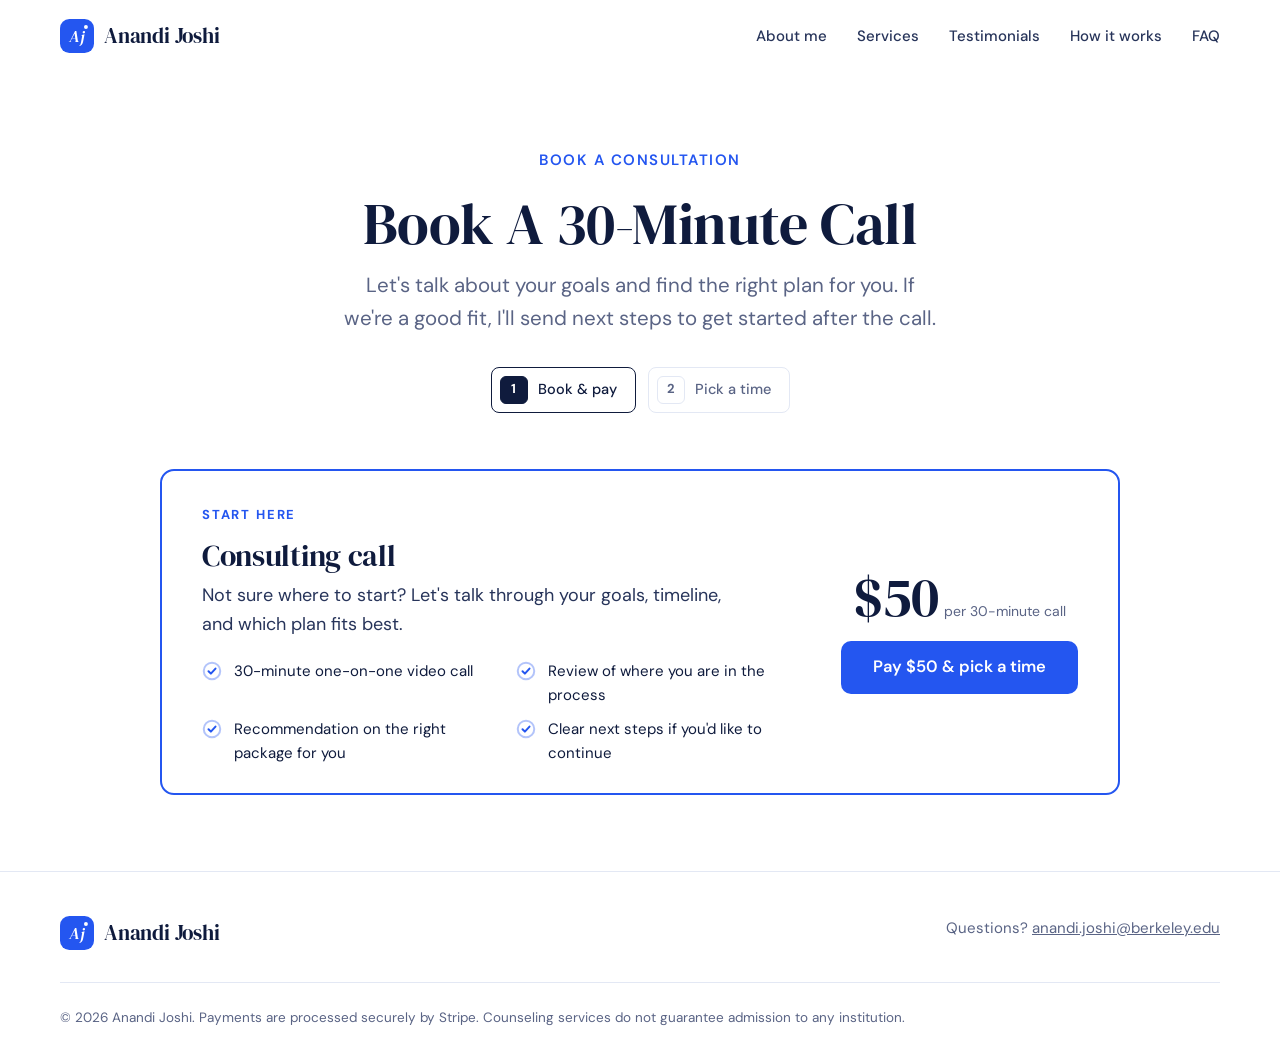
<file: book.html>
<!DOCTYPE html>
<html lang="en">
<head>
  <meta charset="utf-8">
  <meta name="viewport" content="width=device-width, initial-scale=1">
  <title>Book a call — Anandi Joshi</title>
  <meta name="description" content="Book a 30-minute consulting call with Anandi Joshi to talk through your college application goals.">
  <link rel="icon" href="data:image/svg+xml,%3Csvg xmlns='http://www.w3.org/2000/svg' viewBox='0 0 32 32'%3E%3Crect width='32' height='32' rx='9' fill='%232456f0'/%3E%3Ctext x='16' y='21.500' font-family='Arial' font-weight='700' font-size='14' text-anchor='middle' fill='white'%3EAJ%3C/text%3E%3C/svg%3E">
  <link rel="preconnect" href="https://fonts.googleapis.com">
  <link rel="preconnect" href="https://fonts.gstatic.com" crossorigin>
  <link href="https://fonts.googleapis.com/css2?family=DM+Serif+Display:ital@0;1&family=DM+Sans:wght@400;500;600;700&display=swap" rel="stylesheet">
  <link rel="stylesheet" href="css/styles.css">
  <script>document.documentElement.classList.add("js")</script>
</head>
<body>

<header class="nav">
  <div class="container nav-inner">
    <a class="brand" href="index.html" aria-label="Home">
<svg class="brand-mark" viewBox="0 0 40 40" role="img" aria-label="Anandi Joshi logo"><rect width="40" height="40" rx="11" fill="var(--accent)"/><text x="20" y="27.500" font-family="'DM Serif Display', Georgia, serif" font-style="italic" font-size="19" text-anchor="middle" fill="#fff">Aj</text><circle cx="30.500" cy="9.500" r="2.300" fill="#fff"/></svg>
      <span data-site="brand">Anandi Joshi</span>
    </a>
    <button class="nav-toggle" aria-label="Menu" aria-expanded="false">
      <svg viewBox="0 0 24 24" fill="none" stroke="currentColor" stroke-width="2" stroke-linecap="round"><path d="M4 7h16M4 12h16M4 17h16"/></svg>
    </button>
    <nav class="nav-links">
      <a href="about.html">About me</a>
      <a href="index.html#services">Services</a>
      <a href="testimonials.html">Testimonials</a>
      <a href="index.html#how">How it works</a>
      <a href="index.html#faq">FAQ</a>
    </nav>
  </div>
</header>

<main id="booking-root">
  <section class="page-hero">
    <div class="container">
      <span class="eyebrow">Book a consultation</span>
      <h1>Book A 30-Minute Call</h1>
      <p>Let's talk about your goals and find the right plan for you. If we're a good fit, I'll send next steps to get started after the call.</p>
      <ol class="stepper" id="stepper">
        <li data-step="1"><b>1</b>Book &amp; pay</li>
        <li data-step="2"><b>2</b>Pick a time</li>
      </ol>
    </div>
  </section>

  <!-- State: before payment (Stripe) -->
  <section class="section" style="padding-top:24px" data-state="choose">
    <div class="container" style="max-width:960px">
      <div data-render="consult-pay"></div>
    </div>
  </section>

  <!-- State: calendar (after Stripe, or straight away when Google Calendar takes the payment) -->
  <section class="section" style="padding-top:24px" data-state="calendar" hidden>
    <div class="container">
      <div class="notice">
        <svg viewBox="0 0 24 24" fill="none" stroke="currentColor" stroke-width="2" stroke-linecap="round" stroke-linejoin="round"><circle cx="12" cy="12" r="10"/><path d="m8 12.500 3 3 5-6"/></svg>
        <div><strong id="notice-title">Pick a time for your call</strong><span id="notice-body"></span></div>
      </div>
      <div class="calendar-wrap" id="calendar"></div>
      <a class="subtle-link" id="calendar-open" href="#" target="_blank" rel="noopener" hidden>Calendar not loading? Open it in a new tab →</a>
    </div>
  </section>
</main>

<footer class="footer">
  <div class="container">
    <div class="footer-inner">
      <a class="brand" href="index.html"><svg class="brand-mark" viewBox="0 0 40 40" role="img" aria-label="Anandi Joshi logo"><rect width="40" height="40" rx="11" fill="var(--accent)"/><text x="20" y="27.500" font-family="'DM Serif Display', Georgia, serif" font-style="italic" font-size="19" text-anchor="middle" fill="#fff">Aj</text><circle cx="30.500" cy="9.500" r="2.300" fill="#fff"/></svg><span data-site="brand">Anandi Joshi</span></a>
      <p style="color:var(--muted);font-size:15px">Questions? <a data-site-href="email" data-site="email" href="#">hello@example.com</a></p>
    </div>
    <p class="fine">© <span data-site="year">2026</span> <span data-site="brand">Anandi Joshi</span>. Payments are processed securely by Stripe. Counseling services do not guarantee admission to any institution.</p>
  </div>
</footer>

<div class="toast" id="toast" role="status" aria-live="polite"></div>
<script src="js/config.js"></script>
<script src="data/services.js"></script>
<script src="data/testimonials.js"></script>
<script src="js/render.js"></script>
<script src="js/main.js"></script>
</body>
</html>
</file>
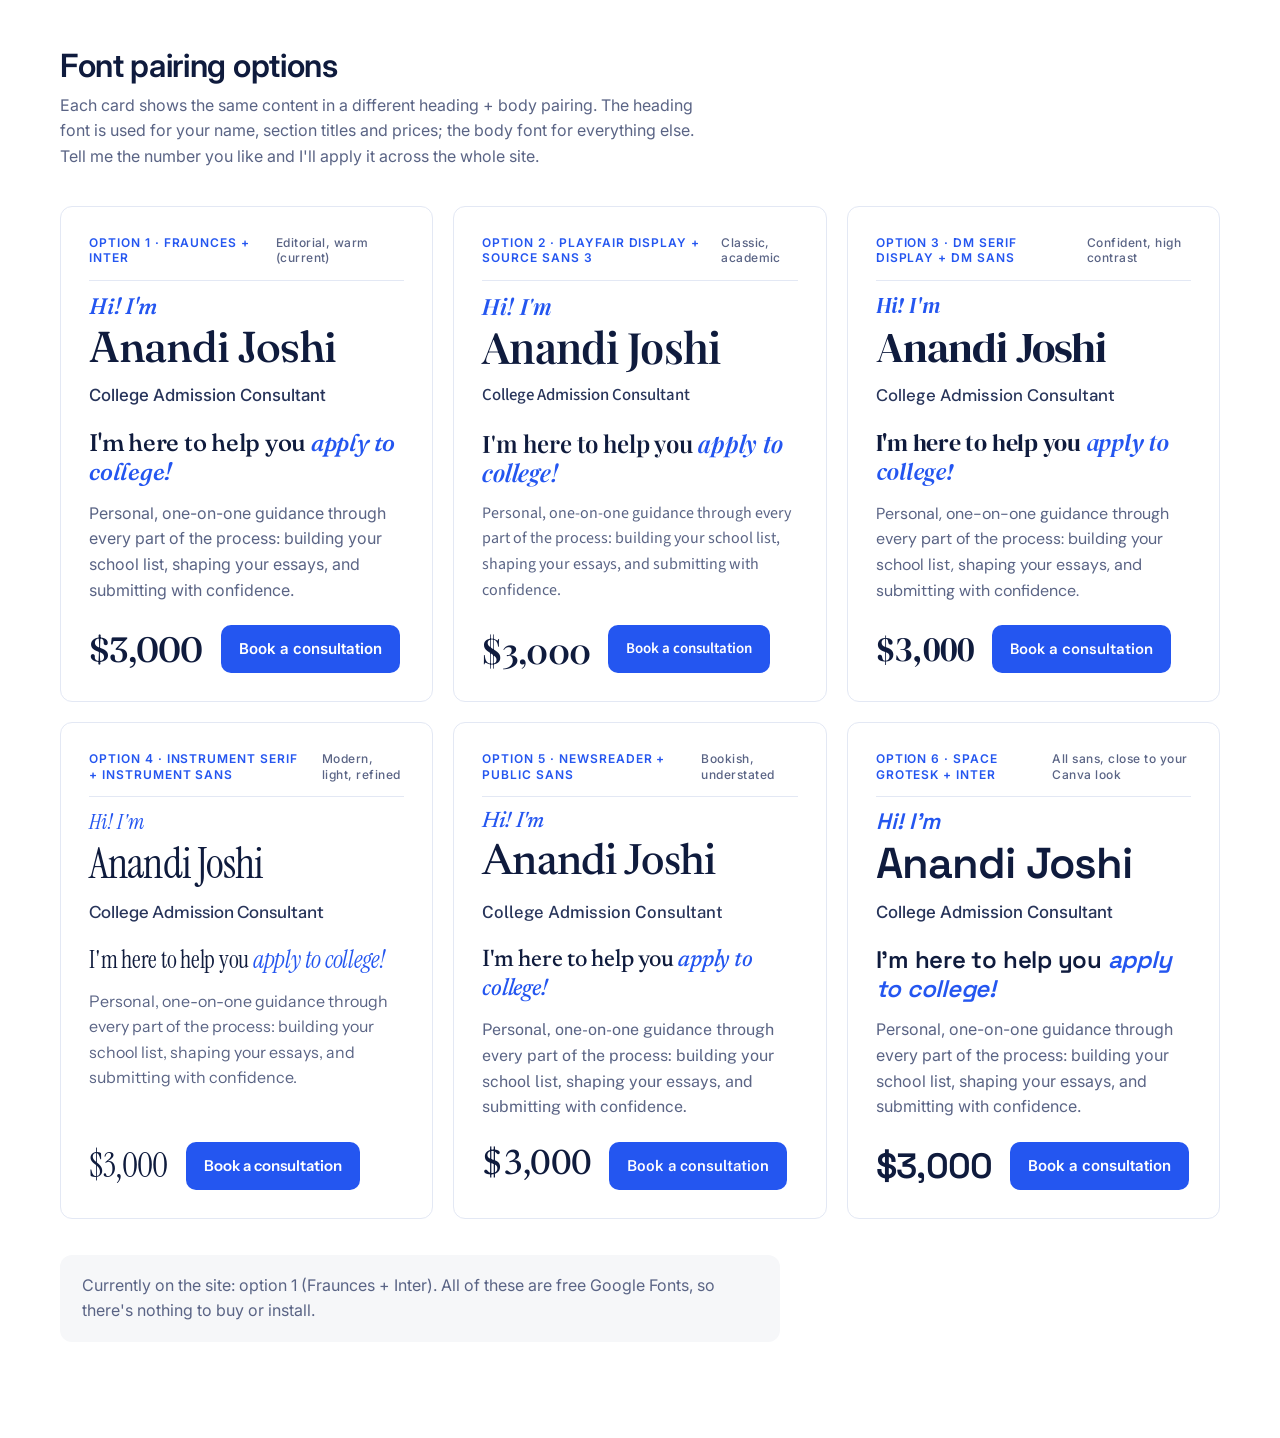
<file: fonts.html>
<!DOCTYPE html>
<html lang="en">
<head>
  <meta charset="utf-8">
  <meta name="viewport" content="width=device-width, initial-scale=1">
  <meta name="robots" content="noindex, nofollow">
  <title>Font pairing options — Anandi Joshi</title>
  <link rel="preconnect" href="https://fonts.googleapis.com">
  <link rel="preconnect" href="https://fonts.gstatic.com" crossorigin>
  <link href="https://fonts.googleapis.com/css2?family=Fraunces:opsz,wght@9..144,500;9..144,600&family=Inter:wght@400;500;600&family=Playfair+Display:wght@500;600&family=Source+Sans+3:wght@400;500;600&family=DM+Serif+Display&family=DM+Sans:wght@400;500;600&family=Instrument+Serif&family=Instrument+Sans:wght@400;500;600&family=Newsreader:opsz,wght@6..72,400;6..72,500;6..72,600&family=Public+Sans:wght@400;500;600&family=Space+Grotesk:wght@500;600;700&display=swap" rel="stylesheet">
  <style>
    :root { --ink:#0f1b3d; --muted:#5a6485; --line:#e3e8f4; --accent:#2456f0; }
    * { box-sizing: border-box; }
    body { margin:0; background:#fff; color:var(--ink); font:16px/1.6 "Inter", system-ui, sans-serif; }
    .wrap { width:min(1160px, 100% - 40px); margin:0 auto; padding:48px 0 80px; }
    h1 { font:600 2rem/1.15 "Inter"; margin:0 0 8px; letter-spacing:-.01em; }
    .lead { color:var(--muted); max-width:640px; margin:0 0 36px; }
    .grid { display:grid; grid-template-columns:repeat(auto-fill, minmax(340px, 1fr)); gap:20px; }
    .card { border:1px solid var(--line); border-radius:12px; padding:28px; display:flex; flex-direction:column; gap:14px; }
    .meta { display:flex; justify-content:space-between; gap:12px; font:600 12px/1.3 "Inter"; letter-spacing:.08em; text-transform:uppercase; color:var(--accent); padding-bottom:14px; border-bottom:1px solid var(--line); }
    .meta span:last-child { color:var(--muted); letter-spacing:.04em; text-transform:none; font-weight:500; }
    .hi { font-family:var(--h); font-style:italic; font-weight:var(--hw); font-size:1.4rem; color:var(--accent); line-height:1; }
    .nm { font-family:var(--h); font-weight:var(--hw); font-size:2.7rem; line-height:1; letter-spacing:-.02em; margin-top:-6px; }
    .role { font-family:var(--b); font-weight:500; font-size:1.05rem; color:#27345a; }
    .tag { font-family:var(--h); font-weight:var(--hw); font-size:1.5rem; line-height:1.2; letter-spacing:-.01em; margin-top:6px; }
    .tag em { color:var(--accent); }
    .body { font-family:var(--b); color:var(--muted); margin:0; }
    .row { display:flex; align-items:center; gap:18px; margin-top:auto; padding-top:8px; }
    .price { font-family:var(--h); font-weight:var(--hw); font-size:2.2rem; line-height:1; letter-spacing:-.02em; }
    .btn { font-family:var(--b); font-weight:600; font-size:15px; background:var(--accent); color:#fff; padding:12px 18px; border-radius:10px; }
    .note { margin-top:36px; padding:18px 22px; background:#f6f7f9; border-radius:12px; color:var(--muted); max-width:720px; }
  </style>
</head>
<body>
<div class="wrap">
  <h1>Font pairing options</h1>
  <p class="lead">Each card shows the same content in a different heading + body pairing. The heading font is used for your name, section titles and prices; the body font for everything else. Tell me the number you like and I'll apply it across the whole site.</p>
  <div class="grid" id="grid"></div>
  <p class="note">Currently on the site: option 1 (Fraunces + Inter). All of these are free Google Fonts, so there's nothing to buy or install.</p>
</div>
<script>
  const options = [
    { h:"Fraunces", hw:500, b:"Inter", vibe:"Editorial, warm (current)" },
    { h:"Playfair Display", hw:600, b:"Source Sans 3", vibe:"Classic, academic" },
    { h:"DM Serif Display", hw:400, b:"DM Sans", vibe:"Confident, high contrast" },
    { h:"Instrument Serif", hw:400, b:"Instrument Sans", vibe:"Modern, light, refined" },
    { h:"Newsreader", hw:500, b:"Public Sans", vibe:"Bookish, understated" },
    { h:"Space Grotesk", hw:600, b:"Inter", vibe:"All sans, close to your Canva look" },
  ];
  document.getElementById("grid").innerHTML = options.map((o, i) => `
    <article class="card" style="--h:'${o.h}',serif; --hw:${o.hw}; --b:'${o.b}',sans-serif">
      <div class="meta"><span>Option ${i + 1} · ${o.h} + ${o.b}</span><span>${o.vibe}</span></div>
      <div class="hi">Hi! I'm</div>
      <div class="nm">Anandi Joshi</div>
      <div class="role">College Admission Consultant</div>
      <div class="tag">I'm here to help you <em>apply to college!</em></div>
      <p class="body">Personal, one-on-one guidance through every part of the process: building your school list, shaping your essays, and submitting with confidence.</p>
      <div class="row"><span class="price">$3,000</span><span class="btn">Book a consultation</span></div>
    </article>`).join("");
</script>
</body>
</html>
</file>
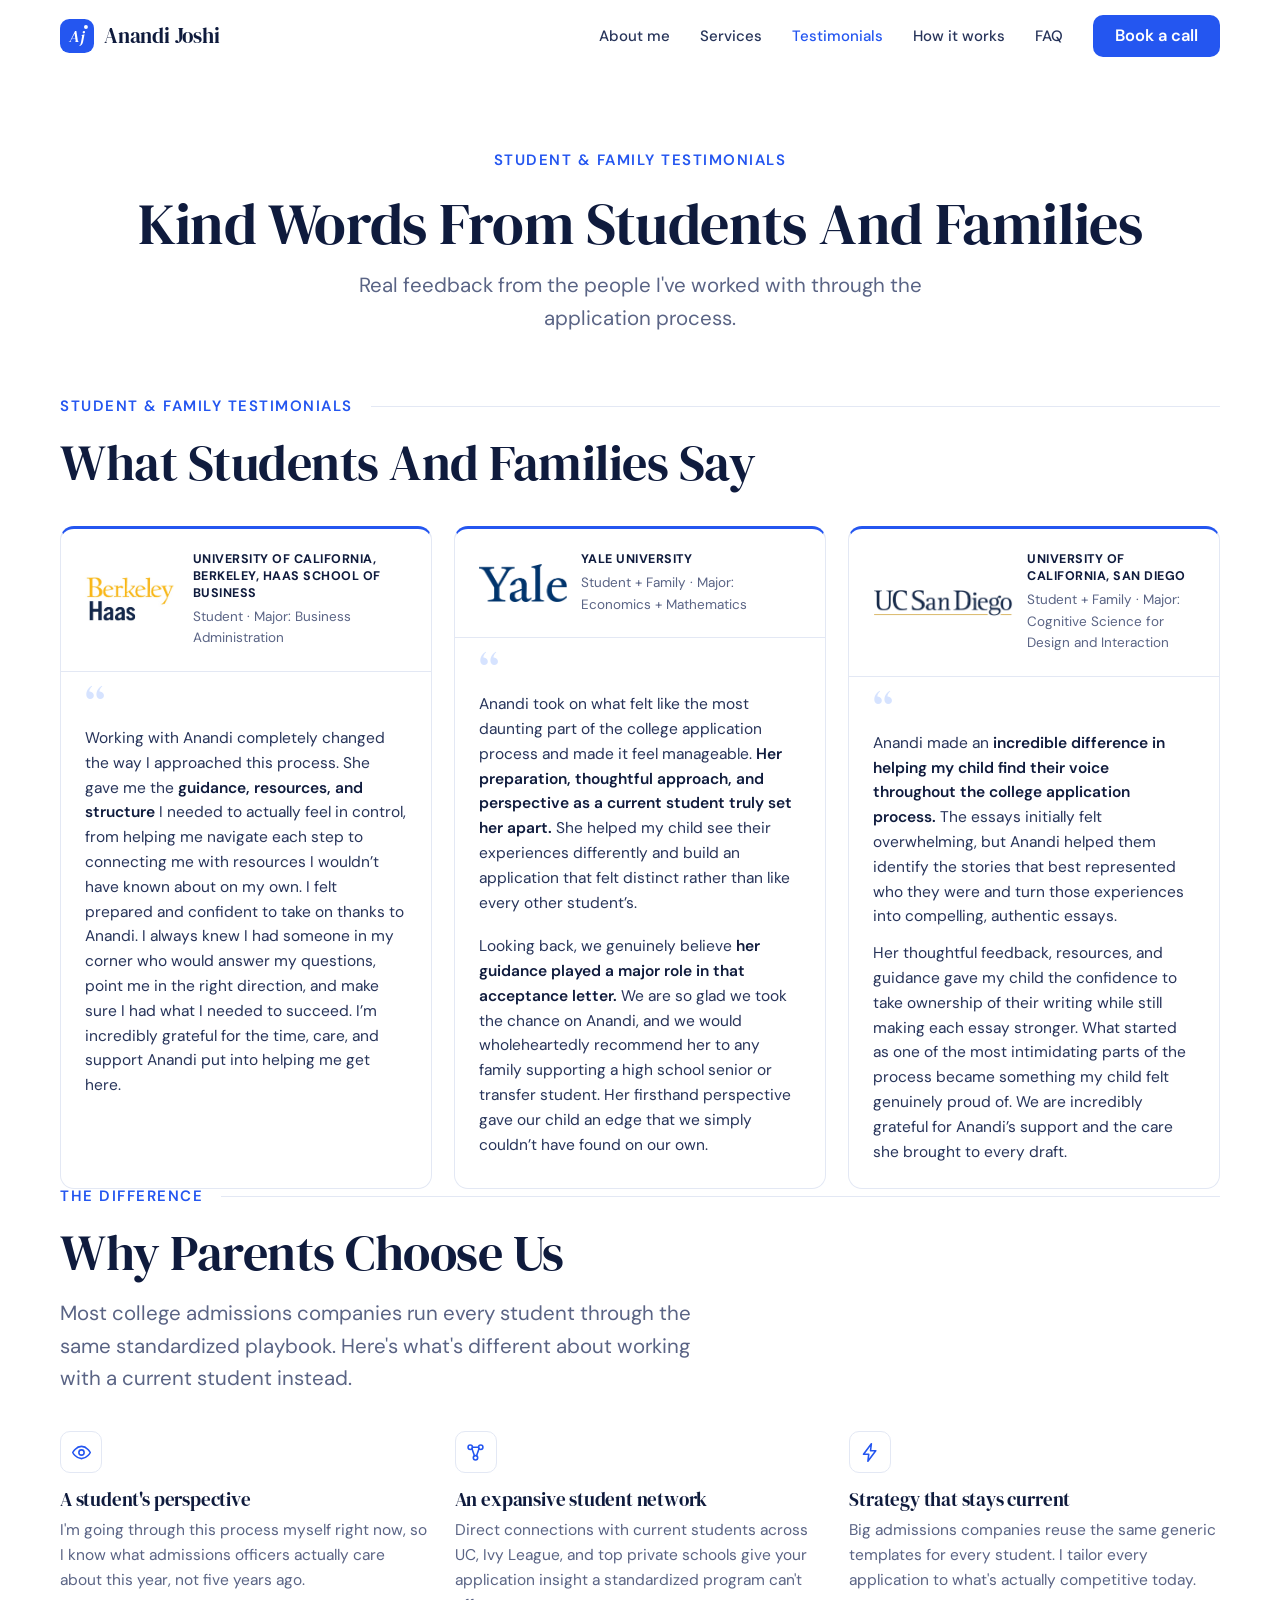
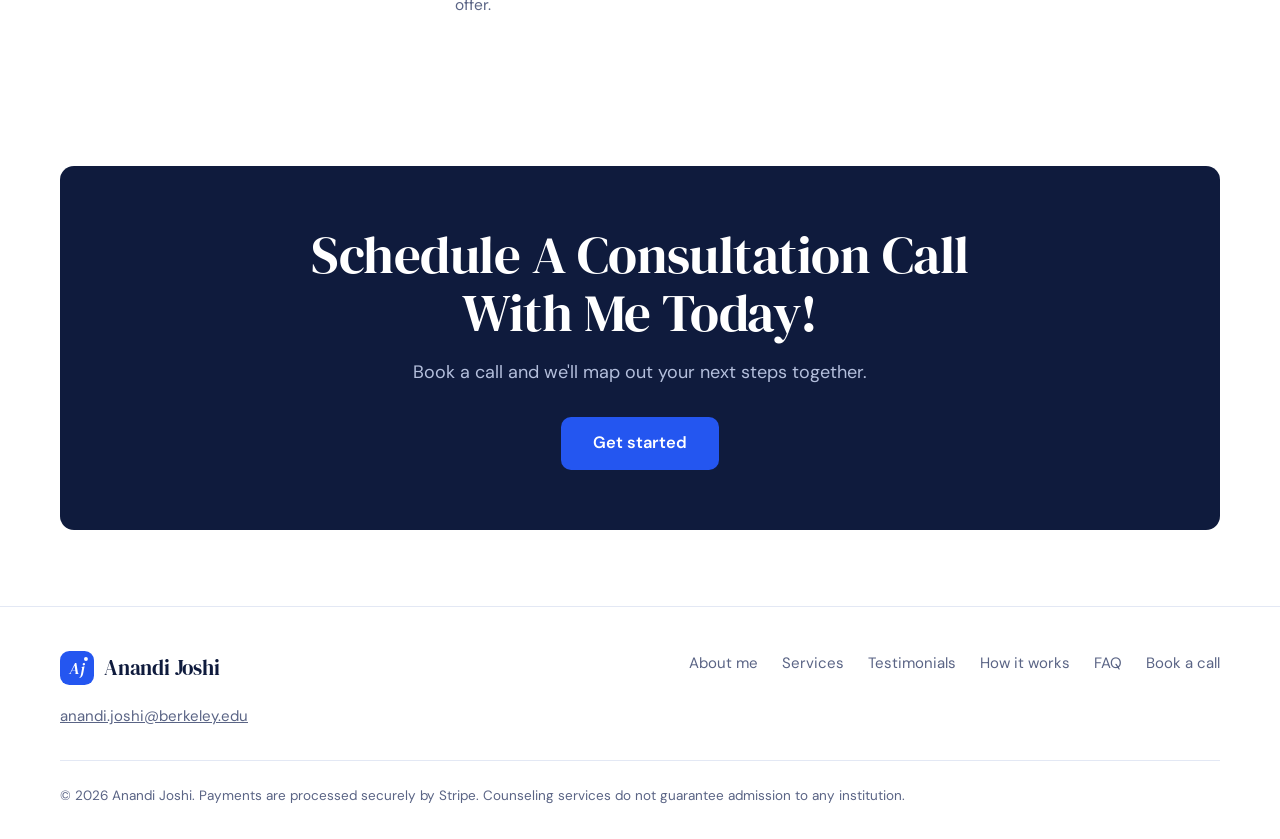
<file: testimonials.html>
<!DOCTYPE html>
<html lang="en">
<head>
  <meta charset="utf-8">
  <meta name="viewport" content="width=device-width, initial-scale=1">
  <title>Testimonials — Anandi Joshi</title>
  <meta name="description" content="Student and family testimonials for Anandi Joshi's college admission consulting.">
  <link rel="icon" href="data:image/svg+xml,%3Csvg xmlns='http://www.w3.org/2000/svg' viewBox='0 0 32 32'%3E%3Crect width='32' height='32' rx='9' fill='%232456f0'/%3E%3Ctext x='16' y='21.500' font-family='Arial' font-weight='700' font-size='14' text-anchor='middle' fill='white'%3EAJ%3C/text%3E%3C/svg%3E">
  <link rel="preconnect" href="https://fonts.googleapis.com">
  <link rel="preconnect" href="https://fonts.gstatic.com" crossorigin>
  <link href="https://fonts.googleapis.com/css2?family=DM+Serif+Display:ital@0;1&family=DM+Sans:wght@400;500;600;700&display=swap" rel="stylesheet">
  <link rel="stylesheet" href="css/styles.css">
  <script>document.documentElement.classList.add("js")</script>
</head>
<body>

<header class="nav">
  <div class="container nav-inner">
    <a class="brand" href="index.html" aria-label="Home">
<svg class="brand-mark" viewBox="0 0 40 40" role="img" aria-label="Anandi Joshi logo"><rect width="40" height="40" rx="11" fill="var(--accent)"/><text x="20" y="27.500" font-family="'DM Serif Display', Georgia, serif" font-style="italic" font-size="19" text-anchor="middle" fill="#fff">Aj</text><circle cx="30.500" cy="9.500" r="2.300" fill="#fff"/></svg>
      <span data-site="brand">Anandi Joshi</span>
    </a>
    <button class="nav-toggle" aria-label="Menu" aria-expanded="false">
      <svg viewBox="0 0 24 24" fill="none" stroke="currentColor" stroke-width="2" stroke-linecap="round"><path d="M4 7h16M4 12h16M4 17h16"/></svg>
    </button>
    <nav class="nav-links">
      <a href="about.html">About me</a>
      <a href="index.html#services">Services</a>
      <a href="testimonials.html" aria-current="page">Testimonials</a>
      <a href="index.html#how">How it works</a>
      <a href="index.html#faq">FAQ</a>
      <a class="btn btn-primary" href="book.html">Book a call</a>
    </nav>
  </div>
</header>

<main>
  <section class="page-hero">
    <div class="container">
      <span class="eyebrow">Student &amp; family testimonials</span>
      <h1>Kind Words From Students And Families</h1>
      <p>Real feedback from the people I've worked with through the application process.</p>
    </div>
  </section>

  <section class="section" style="padding-top:32px">
    <div class="container">
      <div class="section-head">
        <span class="eyebrow">Student &amp; family testimonials</span>
        <h2>What Students And Families Say</h2>
      </div>
      <div class="tgrid" data-render="testimonials-full"></div>

      <div class="section-head">
        <span class="eyebrow">The difference</span>
        <h2>Why Parents Choose Us</h2>
        <p>Most college admissions companies run every student through the same standardized playbook. Here's what's different about working with a current student instead.</p>
      </div>
      <div class="diff-grid">
        <div class="diff-card reveal">
          <div class="diff-icon"><svg viewBox="0 0 24 24" fill="none" stroke="currentColor" stroke-width="1.800" stroke-linecap="round" stroke-linejoin="round"><path d="M2 12s3.500-7 10-7 10 7 10 7-3.500 7-10 7-10-7-10-7z"/><circle cx="12" cy="12" r="3"/></svg></div>
          <h3>A student's perspective</h3>
          <p>I'm going through this process myself right now, so I know what admissions officers actually care about this year, not five years ago.</p>
        </div>
        <div class="diff-card reveal">
          <div class="diff-icon"><svg viewBox="0 0 24 24" fill="none" stroke="currentColor" stroke-width="1.800" stroke-linecap="round" stroke-linejoin="round"><circle cx="6" cy="6" r="2.500"/><circle cx="18" cy="6" r="2.500"/><circle cx="12" cy="18" r="2.500"/><path d="m7.900 7.500 3 8.500m5.200-8.500-3 8.500M8.500 6h7"/></svg></div>
          <h3>An expansive student network</h3>
          <p>Direct connections with current students across UC, Ivy League, and top private schools give your application insight a standardized program can't offer.</p>
        </div>
        <div class="diff-card reveal">
          <div class="diff-icon"><svg viewBox="0 0 24 24" fill="none" stroke="currentColor" stroke-width="1.800" stroke-linecap="round" stroke-linejoin="round"><path d="M13 2 4 14h6l-1 8 9-12h-6z"/></svg></div>
          <h3>Strategy that stays current</h3>
          <p>Big admissions companies reuse the same generic templates for every student. I tailor every application to what's actually competitive today.</p>
        </div>
      </div>
    </div>
  </section>

  <section class="section" style="padding-top:0">
    <div class="container">
      <div class="cta reveal">
        <h2>Schedule A Consultation Call With Me Today!</h2>
        <p>Book a call and we'll map out your next steps together.</p>
        <a class="btn btn-primary" href="book.html">Get started</a>
      </div>
    </div>
  </section>
</main>

<footer class="footer">
  <div class="container">
    <div class="footer-inner">
      <div>
        <a class="brand" href="index.html"><svg class="brand-mark" viewBox="0 0 40 40" role="img" aria-label="Anandi Joshi logo"><rect width="40" height="40" rx="11" fill="var(--accent)"/><text x="20" y="27.500" font-family="'DM Serif Display', Georgia, serif" font-style="italic" font-size="19" text-anchor="middle" fill="#fff">Aj</text><circle cx="30.500" cy="9.500" r="2.300" fill="#fff"/></svg><span data-site="brand">Anandi Joshi</span></a>
        <p style="margin-top:10px;color:var(--muted);font-size:15px"><a data-site-href="email" data-site="email" href="#">hello@example.com</a></p>
      </div>
      <nav>
        <a href="about.html">About me</a><a href="index.html#services">Services</a><a href="testimonials.html">Testimonials</a><a href="index.html#how">How it works</a><a href="index.html#faq">FAQ</a><a href="book.html">Book a call</a>
      </nav>
    </div>
    <p class="fine">© <span data-site="year">2026</span> <span data-site="brand">Anandi Joshi</span>. Payments are processed securely by Stripe. Counseling services do not guarantee admission to any institution.</p>
  </div>
</footer>

<div class="toast" id="toast" role="status" aria-live="polite"></div>
<script src="js/config.js"></script>
<script src="data/services.js"></script>
<script src="data/testimonials.js"></script>
<script src="js/render.js"></script>
<script src="js/main.js"></script>
</body>
</html>
</file>
<file: css/styles.css>
:root {
  --bg: #ffffff;
  --soft: #f6f7f9;
  --ink: #0f1b3d;
  --ink-2: #27345a;
  --muted: #5a6485;
  --line: #e3e8f4;
  --accent: #2456f0;
  --accent-dark: #1a41c9;
  --accent-light: #9db8ff;
  --tint: #eaf0ff;
  --tint-2: #d6e3ff;
  --radius: 14px;
  --shadow: 0 1px 2px rgba(0, 0, 0, .08);
  --display: "DM Serif Display", Georgia, serif;
  --body: "DM Sans", system-ui, -apple-system, "Segoe UI", sans-serif;
  color-scheme: light;
}

*, *::before, *::after { box-sizing: border-box; }
[hidden] { display: none !important; }
html { scroll-behavior: smooth; scroll-padding-top: 88px; }
body {
  margin: 0; font-family: var(--body); font-size: 18px; line-height: 1.6;
  color: var(--ink); background: var(--bg); -webkit-font-smoothing: antialiased;
}
img, svg { max-width: 100%; display: block; }
a { color: inherit; }
h1, h2, h3, h4 { font-family: var(--display); font-weight: 400; letter-spacing: -0.01em; line-height: 1.1; margin: 0; }
p { margin: 0; }
ul, ol { margin: 0; padding: 0; list-style: none; }

.container { width: min(1160px, 100% - 40px); margin-inline: auto; }
.section { padding: clamp(44px, 6vw, 80px) 0; }
.section.soft { background: #fff; border-top: 1px solid var(--line); }
.section-head { margin-bottom: 36px; }
.section-head h2 { font-size: clamp(2rem, 4.4vw, 3.1rem); margin-top: 22px; max-width: 760px; }
.section-head p { margin-top: 16px; color: var(--muted); font-size: clamp(1.1rem, 1.6vw, 1.3rem); max-width: 660px; }

/* Section label with trailing rule (echoes the reference design) */
.eyebrow {
  display: flex; align-items: center; gap: 18px;
  font: 600 15px/1 var(--body); letter-spacing: .1em; text-transform: uppercase; color: var(--accent);
}
.eyebrow::after { content: ""; flex: 1; height: 1px; background: var(--line); }
.hero .eyebrow, .page-hero .eyebrow { display: inline-flex; }
.hero .eyebrow::after, .page-hero .eyebrow::after { display: none; }

/* Buttons */
.btn {
  display: inline-flex; align-items: center; justify-content: center; gap: 8px;
  padding: 16px 30px; border-radius: 10px; border: 2px solid transparent;
  font: 600 16.5px/1 var(--body); text-decoration: none; cursor: pointer;
  transition: transform .15s ease, background .2s ease, border-color .2s ease, color .2s ease, box-shadow .2s ease;
}
.btn:hover { transform: translateY(-1px); }
.btn:focus-visible, a:focus-visible, summary:focus-visible, button:focus-visible { outline: 3px solid var(--accent); outline-offset: 3px; }
.btn-primary { background: var(--accent); color: #fff; }
.btn-primary:hover { background: var(--accent-dark); }
.btn-dark { background: var(--ink); color: #fff; }
.btn-dark:hover { background: var(--ink-2); }
.btn-ghost { border-color: var(--ink); color: var(--ink); background: transparent; }
.btn-ghost:hover { background: var(--ink); color: #fff; }
.btn-light { background: #fff; color: var(--ink); }
.btn-block { width: 100%; }
.btn-sm { padding: 11px 20px; font-size: 14.5px; }
.btn svg { width: 16px; height: 16px; }

/* Nav */
.nav {
  position: sticky; top: 0; z-index: 50; background: rgba(255, 255, 255, .86);
  backdrop-filter: saturate(160%) blur(14px); -webkit-backdrop-filter: saturate(160%) blur(14px);
  border-bottom: 1px solid transparent; transition: border-color .2s;
}
.nav.scrolled { border-bottom-color: var(--line); }
.nav-inner { display: flex; align-items: center; justify-content: space-between; height: 72px; }
.brand { display: inline-flex; align-items: center; gap: 10px; text-decoration: none; font: 400 1.3rem/1 var(--display); letter-spacing: -.01em; }
.brand-mark { display: block; width: 34px; height: 34px; flex: none; }
.nav-links { display: flex; align-items: center; gap: 30px; }
.nav-links a:not(.btn) { text-decoration: none; font-size: 15px; font-weight: 500; color: var(--ink-2); }
.nav-links a:not(.btn):hover, .nav-links a[aria-current] { color: var(--accent); }
.nav-links .btn { padding: 11px 20px; }
.nav-toggle { display: none; background: none; border: 0; padding: 8px; cursor: pointer; color: var(--ink); }
.nav-toggle svg { width: 26px; height: 26px; }

/* Hero: photo left, text right (mirrors the Canva layout). Kept short so the carousel is visible without scrolling. */
.hero { padding: clamp(24px, 3vw, 40px) 0 clamp(24px, 3vw, 40px); }
.hero-grid { display: grid; grid-template-columns: minmax(0, 320px) 1fr; gap: clamp(32px, 5vw, 72px); align-items: center; }
.hero-copy .hi { font: italic 400 clamp(1.4rem, 2.6vw, 1.9rem)/1 var(--display); letter-spacing: -.01em; color: var(--accent); }
.name-row { display: flex; align-items: center; flex-wrap: wrap; gap: 14px 28px; margin: 8px 0 12px; }
.hero-copy h1 { font-size: clamp(2.8rem, 5.6vw, 4.6rem); line-height: 1; letter-spacing: -.015em; }
.edu-logos { display: flex; align-items: center; gap: 12px; }
.edu-logos img { height: 35px; width: auto; }
.edu-divider { width: 1px; height: 24px; background: var(--line); }
.hero-copy .role { font: 500 clamp(1.25rem, 2.3vw, 1.6rem)/1.25 var(--body); color: var(--ink-2); }
.hero-copy .tagline { font: 400 clamp(1.4rem, 2.5vw, 1.9rem)/1.2 var(--display); letter-spacing: -.01em; margin: 18px 0 24px; max-width: 560px; }
.hero-copy .tagline em { font-style: italic; color: var(--accent); }
.btn-grid { display: grid; grid-template-columns: repeat(3, 1fr); gap: 12px; max-width: 640px; }
.btn-grid .btn { padding: 17px 14px; text-align: center; line-height: 1.25; }
.btn-grid .wide { grid-column: 1 / -1; padding: 20px; font-size: 17.5px; }

.portrait-wrap { width: 100%; max-width: 320px; }
.portrait { position: relative; aspect-ratio: 3 / 4; border-radius: 12px; overflow: hidden; background: #fff; border: 1px solid var(--line); }
.portrait img { position: absolute; inset: 0; width: 100%; height: 100%; object-fit: cover; }

/* School carousel: label left, video right */
.strip { border-block: 1px solid var(--line); background: #fff; overflow: hidden; }
.strip .container { display: flex; align-items: center; gap: clamp(20px, 3vw, 40px); padding: 12px 0; }
.strip-label { flex: none; max-width: 200px; font: 400 1.15rem/1.25 var(--display); letter-spacing: -.005em; color: var(--ink); }
.strip-video { flex: 1; min-width: 0; width: 100%; height: clamp(56px, 8vw, 92px); object-fit: cover; object-position: left center; background: #fff; }

/* About page (mirrors the Canva "About me" page) */
.about-top { display: grid; grid-template-columns: 1fr minmax(0, 330px); gap: clamp(28px, 5vw, 64px); align-items: start; margin-top: 28px; }
.about-top h1 { font-size: clamp(2.8rem, 6vw, 4.6rem); margin-bottom: 20px; letter-spacing: -.015em; }
.about-top p { color: var(--muted); font-size: 1.15rem; margin-bottom: 16px; max-width: 640px; }
.about-photo { margin: 0; }
.about-photo img { width: 100%; height: auto; aspect-ratio: 930 / 1200; object-fit: cover; border-radius: 12px; border: 1px solid var(--line); }
.about-photo figcaption { margin-top: 12px; font-size: 14px; color: var(--muted); }
.big-h { display: flex; align-items: center; justify-content: space-between; gap: 20px; flex-wrap: wrap; margin: clamp(14px, 1.5vw, 20px) 0 24px; }
.big-h h2 { font-size: clamp(1.9rem, 4.6vw, 3.2rem); text-transform: uppercase; letter-spacing: -.01em; }
.big-sub { color: var(--muted); font-size: clamp(1.1rem, 1.6vw, 1.25rem); max-width: 760px; margin: -8px 0 32px; }
.journey-layout { display: grid; grid-template-columns: minmax(0, 1fr) minmax(200px, 280px); gap: clamp(32px, 5vw, 64px); align-items: start; }
.journey-body { max-width: 760px; display: grid; gap: 16px; margin-bottom: 8px; }
.journey-body p { color: var(--muted); font-size: clamp(1.1rem, 1.6vw, 1.25rem); }
.journey-body strong { color: var(--ink); font-weight: 600; }
.accept-aside { position: sticky; top: 96px; }
.accept-label { font: 700 12px/1 var(--body); letter-spacing: .14em; text-transform: uppercase; color: var(--accent); margin: 0 0 20px; }
.accept-logos { display: flex; flex-wrap: wrap; align-items: center; gap: 28px 40px; padding-top: 4px; }
.accept-logos img { width: auto; object-fit: contain; }
.accept-logos--stack { flex-direction: column; align-items: flex-start; gap: 22px; }
.edu-row { display: grid; grid-template-columns: 240px 1fr; gap: clamp(20px, 4vw, 48px); align-items: center; padding: 24px 0; border-top: 1px solid var(--line); }
.edu-row:last-child { border-bottom: 1px solid var(--line); }
.edu-row img { width: 100%; max-height: 120px; object-fit: contain; object-position: left center; }
.edu-row h3 { font-size: clamp(1.3rem, 2.6vw, 1.75rem); }
.edu-row .sub { font-weight: 600; color: var(--ink-2); margin-top: 4px; }
.edu-row .meta { color: var(--muted); margin-top: 10px; font-size: 16px; }
.exp { display: grid; grid-template-columns: repeat(2, 1fr); gap: 24px; }
.exp-card { border: 1px solid var(--line); border-radius: var(--radius); padding: 26px; background: #fff; }
.exp-card img { height: 64px; width: auto; max-width: 220px; object-fit: contain; object-position: left center; margin-bottom: 26px; }
.exp-card h3 { font-size: 1.4rem; }
.exp-card .meta { color: var(--muted); margin-top: 8px; }


/* Pricing */
.plans { display: grid; grid-template-columns: repeat(3, 1fr); gap: 24px; align-items: stretch; }
.plan {
  position: relative; display: flex; flex-direction: column; background: #fff; border: 1px solid var(--line);
  border-radius: var(--radius); padding: 30px 26px 26px; transition: border-color .2s ease;
}
.plan:hover { border-color: var(--ink); }
.plan h3 { font-size: 1.55rem; }
.plan .tag { color: var(--muted); font-size: 15px; margin-top: 8px; min-height: 48px; }
.price { display: flex; align-items: baseline; gap: 6px; margin: 22px 0 24px; }
.price strong { font: 400 3.3rem/1 var(--display); letter-spacing: -.015em; }
.price span { color: var(--muted); font-size: 14px; }
.feat { display: grid; gap: 13px; margin: 0 0 30px; flex: 1; font-size: 15.5px; }
.feat li { display: grid; grid-template-columns: 20px 1fr; gap: 12px; }
.feat svg { width: 20px; height: 20px; margin-top: 2px; color: var(--accent); }
.plan.featured { background: var(--ink); color: #fff; border-color: var(--ink); }
.plan.featured .tag, .plan.featured .price span { color: #b4bfdc; }
.plan.featured .feat svg { color: var(--accent-light); }
.plan.featured .badge {
  position: absolute; top: -13px; left: 30px; background: var(--accent); color: #fff;
  font: 700 12px/1 var(--body); letter-spacing: .08em; text-transform: uppercase; padding: 8px 14px; border-radius: 6px;
}
.services-note { margin-top: 28px; color: var(--muted); font-size: 15.5px; display: flex; gap: 10px; align-items: flex-start; }
.services-note svg { flex: none; width: 20px; height: 20px; color: var(--accent); margin-top: 3px; }

.carte {
  margin-top: 24px; display: grid; grid-template-columns: 1fr auto; gap: 40px; align-items: center;
  background: #fff; border: 1px solid var(--line); border-radius: var(--radius); padding: 28px clamp(24px, 4vw, 40px);
}
.carte .lab { font: 700 13px/1 var(--body); letter-spacing: .14em; text-transform: uppercase; color: var(--accent); }
.carte h3 { font-size: 1.9rem; margin: 12px 0 8px; }
.carte p { color: var(--ink-2); max-width: 520px; }
.carte .feat { margin: 20px 0 0; grid-template-columns: 1fr 1fr; gap: 10px 28px; font-size: 15px; }
.carte-buy { text-align: center; min-width: 220px; }
.carte-buy .price { justify-content: center; margin: 0 0 16px; }
.carte-buy .price strong { font-size: 3.5rem; }

/* How it works */
.steps { display: grid; grid-template-columns: repeat(3, 1fr); gap: 24px; counter-reset: step; }
.step { padding: 26px 24px; background: #fff; border: 1px solid var(--line); border-radius: var(--radius); }
.step::before {
  counter-increment: step; content: "0" counter(step); display: block; margin-bottom: 18px;
  font: 400 2.4rem/1 var(--display); color: var(--accent);
}
.step h3 { font-size: 1.35rem; margin-bottom: 10px; }
.step p { color: var(--muted); font-size: 15.5px; }

/* Testimonials: who they are leads, up top and larger, so it stands out before the quote */
.tgrid { display: grid; grid-template-columns: repeat(3, 1fr); gap: 22px; align-items: stretch; }
.tcard { background: #fff; border: 1px solid var(--line); border-top: 3px solid var(--accent); border-radius: var(--radius); overflow: hidden; display: flex; flex-direction: column; }
.t-head { display: flex; align-items: center; gap: 14px; padding: 22px 24px; border-bottom: 1px solid var(--line); }
.t-logo { flex: none; display: block; width: auto; max-width: 140px; object-fit: contain; object-position: left center; }
.t-head b { display: block; font: 700 12.5px/1.35 var(--body); letter-spacing: .04em; text-transform: uppercase; color: var(--ink); }
.t-head span { display: block; margin-top: 4px; font-size: 13.5px; color: var(--muted); }
.tcard .qm { font: 400 3rem/.6 var(--display); color: var(--tint-2); margin: 18px 24px 0; height: 22px; }
.tcard blockquote { margin: 0; padding: 14px 24px 24px; display: grid; gap: 12px; color: var(--ink-2); font-size: 15.5px; flex: 1; }
.tcard blockquote strong { color: var(--ink); font-weight: 600; }
.tcard.excerpt blockquote { font-size: 16.5px; }
.link-arrow { display: inline-flex; align-items: center; gap: 8px; margin-top: 32px; font-weight: 600; color: var(--accent); text-decoration: none; }
.link-arrow:hover { text-decoration: underline; }
.link-arrow svg { width: 16px; height: 16px; }

/* Why parents choose us */
.diff-grid { display: grid; grid-template-columns: repeat(3, 1fr); gap: 24px; margin-bottom: clamp(44px, 6vw, 72px); }
.diff-card .diff-icon {
  width: 42px; height: 42px; border-radius: 10px; background: #fff; border: 1px solid var(--line);
  display: grid; place-items: center; color: var(--accent); margin-bottom: 16px;
}
.diff-card .diff-icon svg { width: 21px; height: 21px; }
.diff-card h3 { font-size: 1.2rem; margin-bottom: 8px; }
.diff-card p { color: var(--muted); font-size: 15.5px; }

/* FAQ */
.faq { max-width: 820px; display: grid; gap: 12px; }
.faq details { background: #fff; border: 1px solid var(--line); border-radius: 12px; padding: 0 24px; }
.faq summary { list-style: none; cursor: pointer; padding: 20px 0; font-weight: 600; display: flex; justify-content: space-between; gap: 16px; align-items: center; }
.faq summary::-webkit-details-marker { display: none; }
.faq summary::after { content: "+"; font-size: 1.6rem; line-height: 1; color: var(--accent); transition: transform .2s; }
.faq details[open] summary::after { transform: rotate(45deg); }
.faq details p { padding: 0 0 22px; color: var(--muted); }

.faq-layout { display: grid; grid-template-columns: minmax(0, 1fr) minmax(260px, 320px); gap: 32px; align-items: start; }
.faq-cta { position: sticky; top: 96px; text-align: left; padding: 32px 28px; }
.faq-cta h2 { font-size: clamp(1.5rem, 2.4vw, 1.8rem); line-height: 1.2; max-width: none; margin: 0 0 12px; }
.faq-cta p { max-width: none; margin: 0 0 24px; font-size: 15.5px; }
.faq-cta .btn { width: 100%; }

/* CTA */
.cta {
  background: var(--ink); color: #fff; border-radius: var(--radius); padding: clamp(32px, 5vw, 60px) clamp(24px, 5vw, 56px);
  text-align: center; position: relative; overflow: hidden;
}
.cta h2 { font-size: clamp(2rem, 4.6vw, 3.3rem); max-width: 760px; margin: 0 auto 16px; position: relative; }
.cta p { color: #b4bfdc; max-width: 520px; margin: 0 auto 30px; position: relative; }
.cta .btn { position: relative; }

/* Footer */
.footer { padding: 44px 0 32px; border-top: 1px solid var(--line); }
.footer-inner { display: flex; flex-wrap: wrap; justify-content: space-between; gap: 24px; align-items: flex-start; }
.footer nav { display: flex; gap: 24px; flex-wrap: wrap; font-size: 15px; }
.footer nav a { text-decoration: none; color: var(--muted); }
.footer nav a:hover { color: var(--accent); }
.fine { margin-top: 32px; padding-top: 24px; border-top: 1px solid var(--line); font-size: 13.5px; color: var(--muted); }

/* Inner pages */
.page-hero { padding: clamp(40px, 6vw, 72px) 0 32px; text-align: center; }
.page-hero h1 { font-size: clamp(2.3rem, 5vw, 3.6rem); margin: 18px 0 14px; }
.page-hero p { color: var(--muted); max-width: 600px; margin-inline: auto; font-size: clamp(1.1rem, 1.6vw, 1.3rem); }
.stepper { display: flex; justify-content: center; gap: 12px; margin: 32px 0 0; flex-wrap: wrap; list-style: none; padding: 0; }
.stepper li { display: inline-flex; align-items: center; gap: 10px; padding: 8px 18px 8px 8px; border-radius: 8px; background: #fff; border: 1px solid var(--line); font-size: 14.5px; font-weight: 500; color: var(--muted); }
.stepper li b { width: 28px; height: 28px; border-radius: 6px; background: #fff; border: 1px solid var(--line); display: grid; place-items: center; font-size: 13px; }
.stepper li.on { color: var(--ink); border-color: var(--ink); }
.stepper li.on b { background: var(--ink); color: #fff; border-color: var(--ink); }
.stepper li.ok b { background: var(--accent); color: #fff; border-color: var(--accent); }

.notice { display: flex; gap: 14px; align-items: flex-start; padding: 16px 20px; border-radius: 10px; background: #fff; border: 1px solid var(--line); border-left: 3px solid var(--accent); color: var(--ink); margin: 0 auto 28px; max-width: 760px; }
.notice svg { flex: none; width: 24px; height: 24px; margin-top: 2px; color: var(--accent); }
.notice strong { display: block; }
.calendar-wrap { background: #fff; border: 1px solid var(--line); border-radius: var(--radius); padding: 12px; max-width: 960px; margin-inline: auto; }
.calendar-wrap iframe { display: block; width: 100%; height: 700px; border: 0; border-radius: 10px; }
.setup-box { padding: 48px 28px; text-align: center; color: var(--muted); }
.setup-box h3 { color: var(--ink); margin-bottom: 10px; }
.code { background: #fff; border: 1px solid var(--line); padding: 2px 8px; border-radius: 6px; font-size: .9em; color: var(--ink); }
.subtle-link { display: block; text-align: center; margin-top: 16px; font-size: 14.5px; color: var(--muted); }
.submit-card { max-width: 640px; margin: 0 auto; background: #fff; border: 1px solid var(--line); border-radius: var(--radius); padding: 40px; text-align: center; }
.submit-card h3 { font-size: 1.8rem; margin-bottom: 12px; }
.submit-card p { color: var(--muted); margin-bottom: 24px; }

/* Toast */
.toast {
  position: fixed; left: 50%; bottom: 28px; transform: translate(-50%, 24px); opacity: 0; pointer-events: none; z-index: 100;
  background: var(--ink); color: #fff; padding: 14px 22px; border-radius: 10px; font-size: 14.5px; max-width: min(92vw, 460px);
  transition: opacity .25s, transform .25s;
}
.toast.show { opacity: 1; transform: translate(-50%, 0); }

/* Reveal */
.js .reveal { opacity: 0; transform: translateY(18px); transition: opacity .7s ease, transform .7s ease; }
.js .reveal.in { opacity: 1; transform: none; }
@media (prefers-reduced-motion: reduce) {
  html { scroll-behavior: auto; }
  .js .reveal { opacity: 1; transform: none; transition: none; }
  .btn, .plan { transition: none; }
}

/* Responsive */
@media (max-width: 1000px) {
  .hero-grid { grid-template-columns: 1fr; gap: 32px; }
  .about-top { grid-template-columns: 1fr; }
  .about-top .about-photo { order: -1; max-width: 330px; }
  .plans, .steps, .tgrid, .diff-grid { grid-template-columns: 1fr; }
  .faq-layout { grid-template-columns: 1fr; }
  .faq-cta { position: static; text-align: center; }
  .faq-cta .btn { width: auto; }
  .journey-layout { grid-template-columns: 1fr; }
  .accept-aside { position: static; }
  .accept-logos--stack { flex-direction: row; align-items: center; }
  .plan.featured { order: -1; }
  .carte { grid-template-columns: 1fr; gap: 28px; }
  .portrait-wrap { max-width: 300px; }
  .exp { grid-template-columns: 1fr; }
  .edu-row { grid-template-columns: 1fr; gap: 18px; }
  .edu-row img { max-width: 220px; }
}
@media (max-width: 900px) {
  .nav-toggle { display: block; }
  .nav-links {
    position: absolute; top: 72px; left: 0; right: 0; flex-direction: column; align-items: stretch; gap: 0;
    background: #fff; border-bottom: 1px solid var(--line); padding: 8px 20px 20px; display: none;
  }
  .nav-links.open { display: flex; }
  .nav-links a:not(.btn) { padding: 14px 4px; border-bottom: 1px solid var(--line); }
  .nav-links .btn { margin-top: 16px; }
}
@media (max-width: 700px) {
  .strip .container { flex-direction: column; align-items: stretch; gap: 8px; padding: 14px 0; }
  .strip-label { max-width: none; }
}
@media (max-width: 560px) {
  body { font-size: 16px; }
  .carte .feat { grid-template-columns: 1fr; }
  .calendar-wrap iframe { height: 640px; }
  .submit-card { padding: 28px 22px; }
  .btn-grid { grid-template-columns: 1fr; }
  .exp-card { padding: 24px; }
}

/* Consulting call band (first item in Services) */
.carte.consult { background: #fff; border: 2px solid var(--accent); margin-top: 0; }

/* Belt-and-suspenders: force lining (non old-style) figures for prices and years in the display
   font, in case a future font swap defaults to old-style numerals. Must come after the `font:`
   shorthands above, which reset this property. */
h1, h2, h3, h4, .price strong, .step::before, .brand { font-variant-numeric: lining-nums; }
</file>
